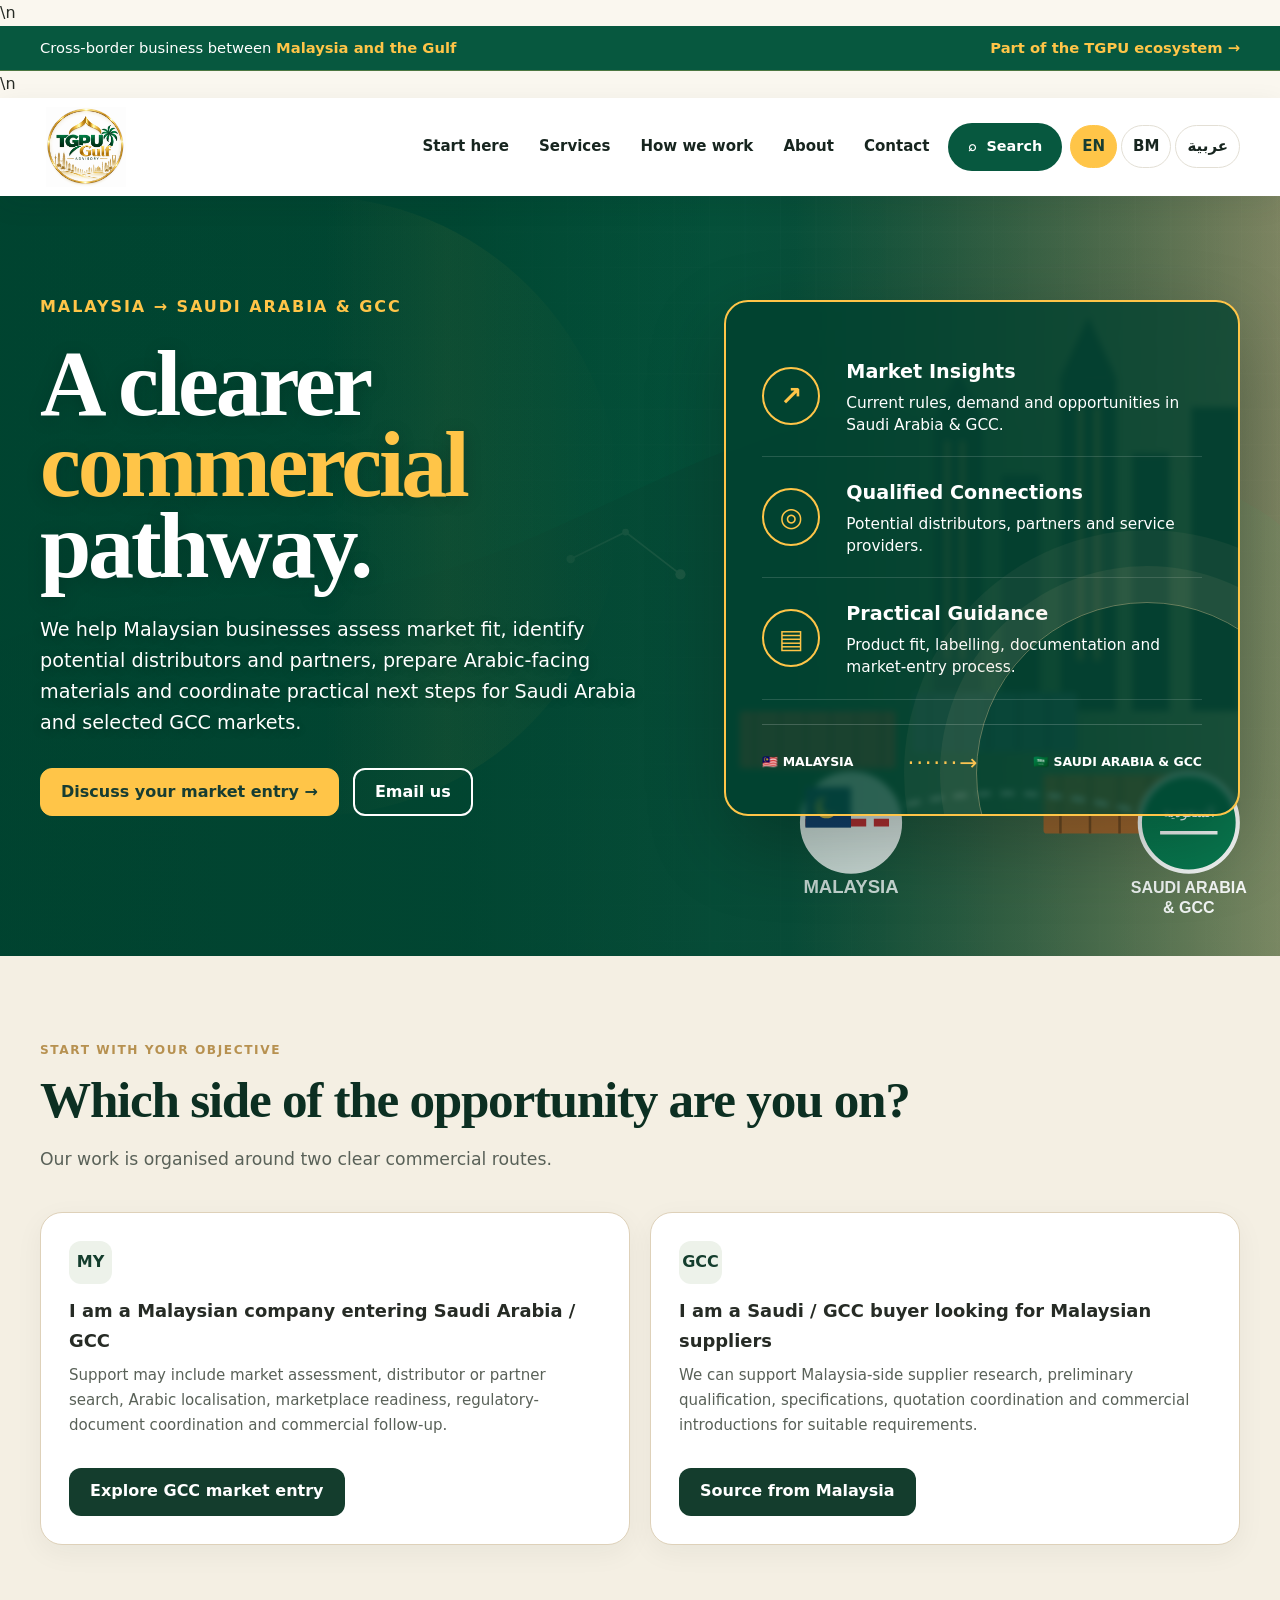
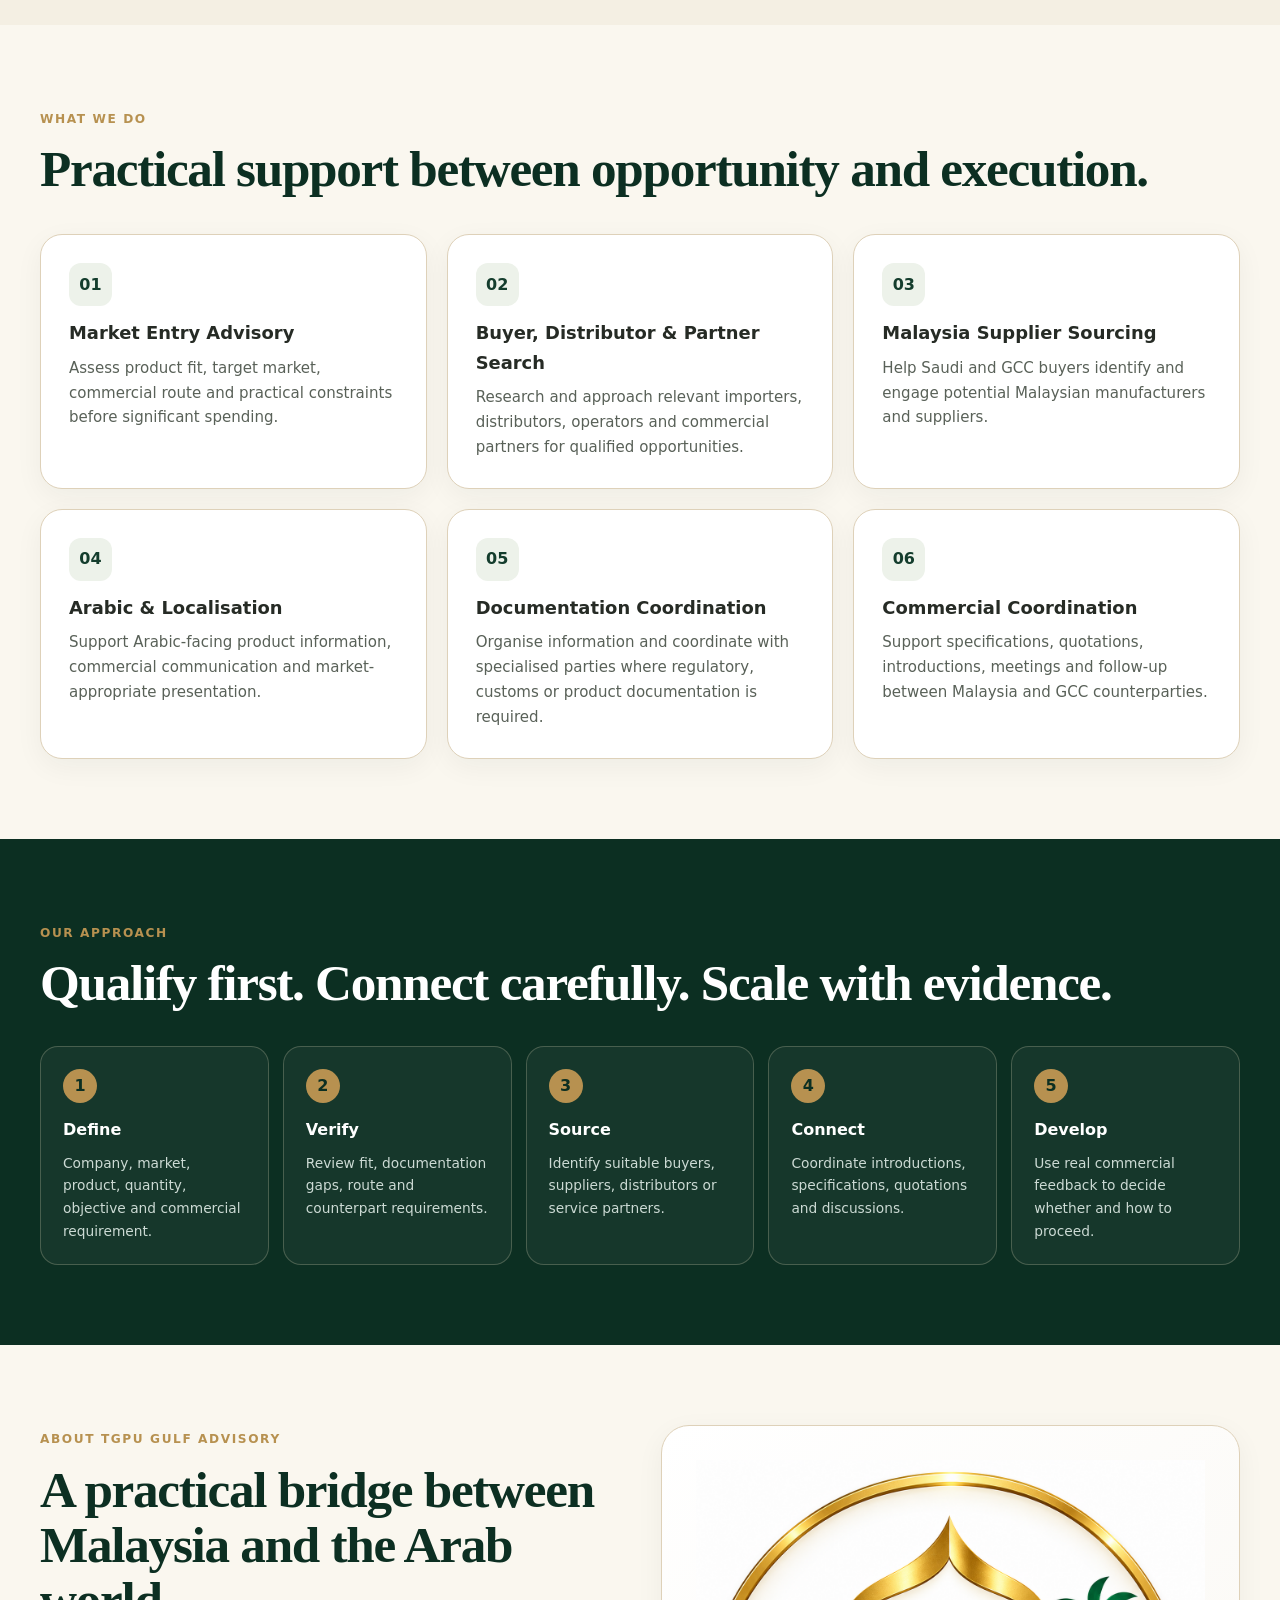
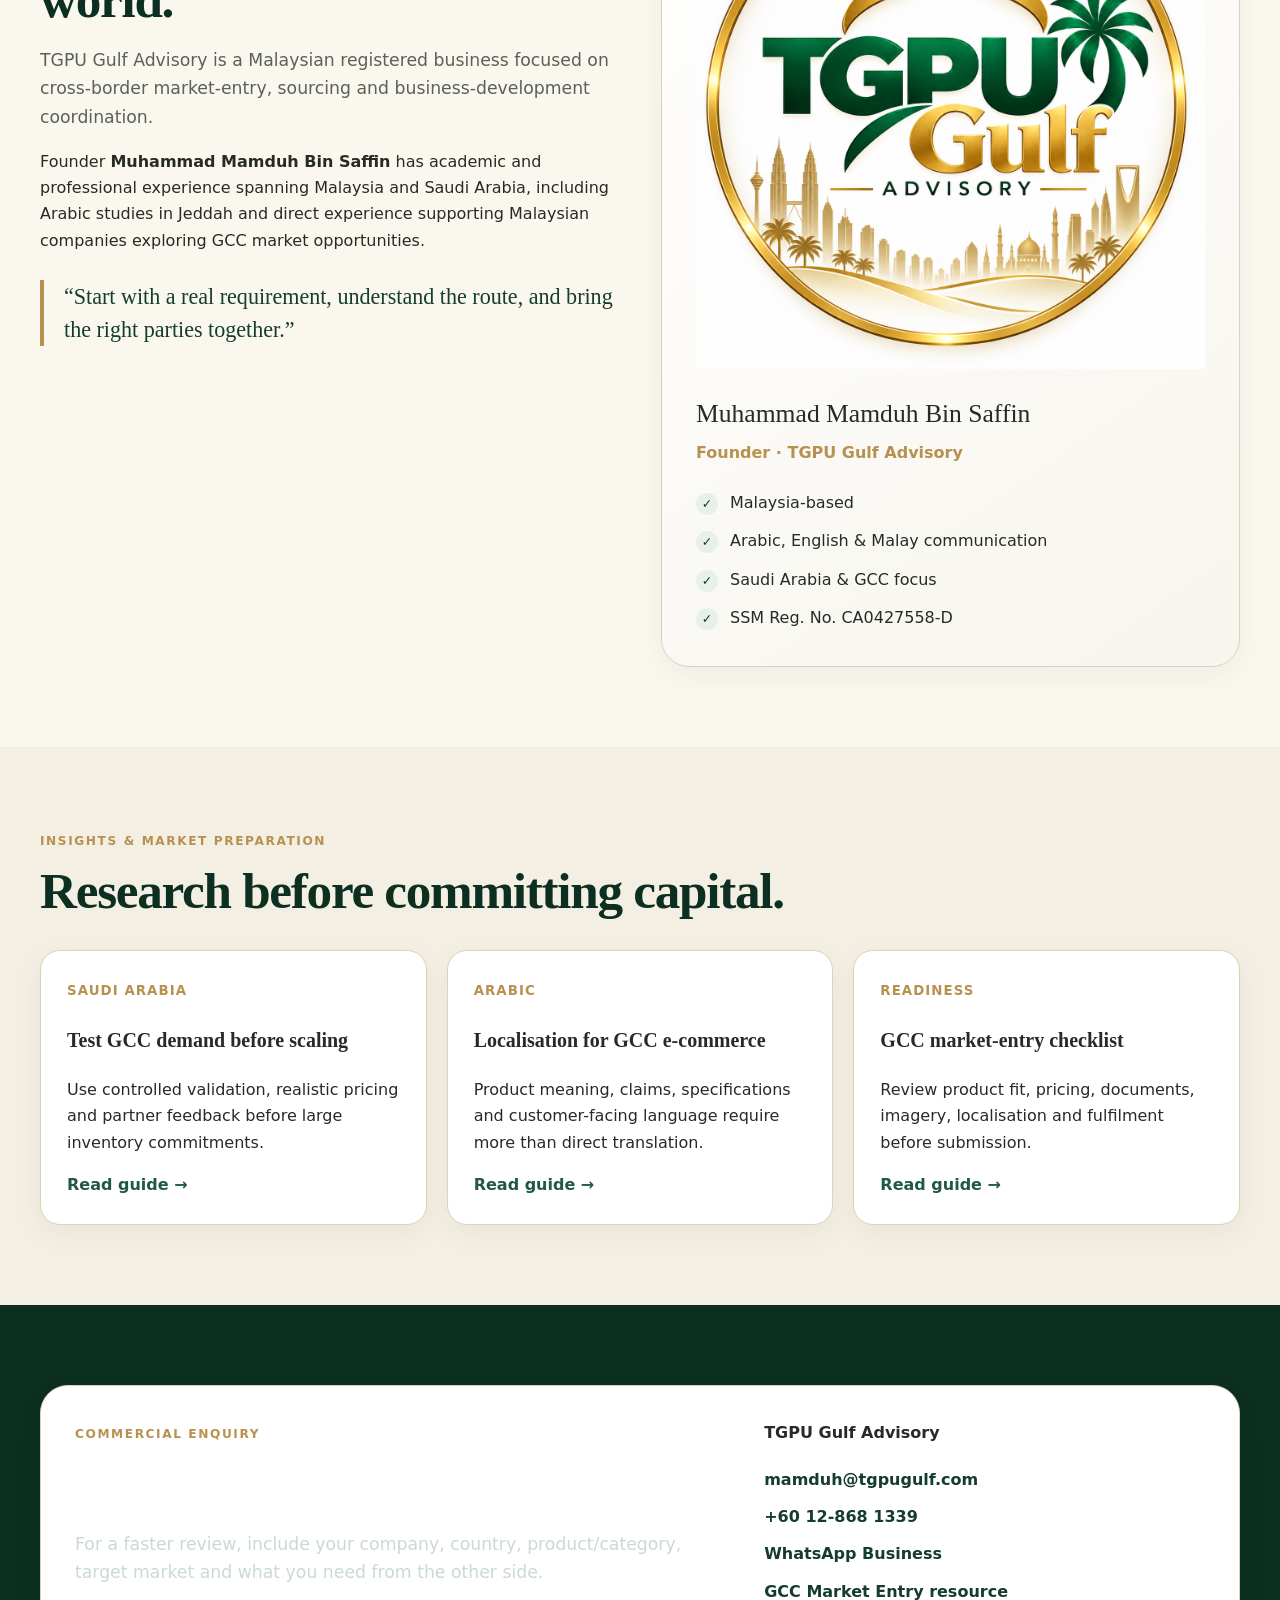
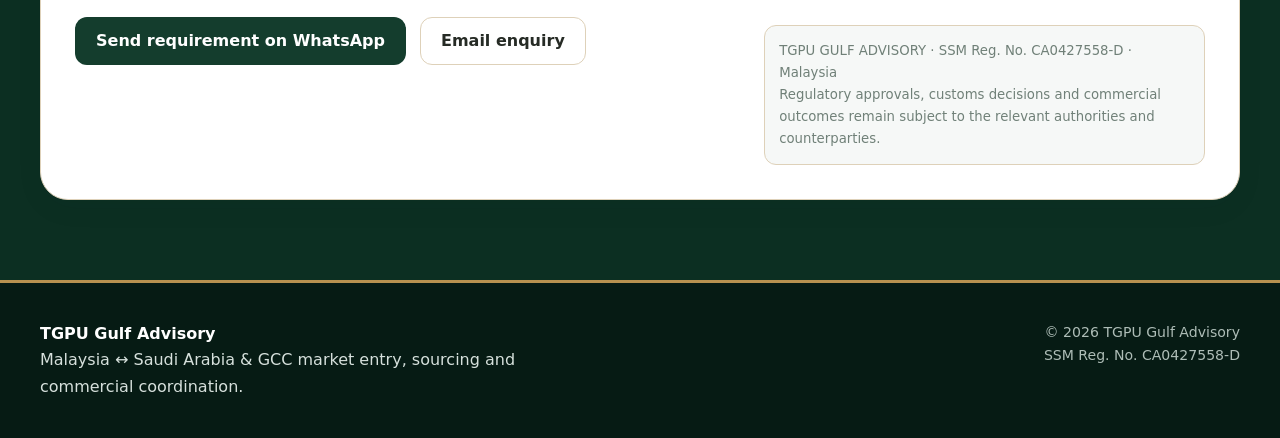
<file: index.html>
<!doctype html>
<html lang="en">
<head>
<meta charset="utf-8">
<meta name="viewport" content="width=device-width,initial-scale=1">
<title>TGPU Gulf Advisory | Malaysia ↔ Saudi Arabia & GCC Trade Advisory</title>
<meta name="description" content="TGPU Gulf Advisory supports Malaysia–Saudi Arabia and GCC market entry, distributor and partner search, Malaysia supplier sourcing, Arabic localisation and cross-border commercial coordination.">
<meta name="keywords" content="Saudi market entry consultant Malaysia, find distributor Saudi Arabia Malaysia, GCC market entry Malaysia, source products from Malaysia Saudi Arabia, Malaysia supplier sourcing GCC, Saudi importer Malaysian products, Malaysia Saudi trade consultant">
<link rel="canonical" href="https://tgpugulf.com/">
<link rel="alternate" hreflang="en" href="https://tgpugulf.com/">
<link rel="alternate" hreflang="ar" href="https://tgpugulf.com/ar/">
<link rel="alternate" hreflang="x-default" href="https://tgpugulf.com/">
<meta property="og:type" content="website">
<meta property="og:title" content="TGPU Gulf Advisory | Malaysia ↔ Saudi Arabia & GCC">
<meta property="og:description" content="Market entry, sourcing, commercial introductions and cross-border coordination between Malaysia and Saudi Arabia/GCC.">
<meta property="og:url" content="https://tgpugulf.com/">
<meta property="og:site_name" content="TGPU Gulf Advisory">
<meta property="og:image" content="https://tgpugulf.com/assets/tgpu-gulf-approved.png?v=20260923-approved-drive-logo">
<meta property="og:image:type" content="image/png">
<meta property="og:image:alt" content="TGPU Gulf Advisory — Malaysia ↔ Saudi Arabia & GCC">
<meta name="twitter:card" content="summary_large_image">
<meta name="twitter:image" content="https://tgpugulf.com/assets/tgpu-gulf-approved.png?v=20260923-approved-drive-logo">
<meta name="theme-color" content="#173d32">
<link rel="icon" href="/assets/tgpu-gulf-approved.png" type="image/png">
<link rel="stylesheet" href="/styles.css">
<script type="application/ld+json">{"@context":"https://schema.org","@type":"ProfessionalService","name":"TGPU Gulf Advisory","url":"https://tgpugulf.com/","email":"mamduh@tgpugulf.com","telephone":"+60128681339","description":"Malaysia-based trade advisory supporting market entry, supplier and buyer sourcing, commercial introductions and coordination between Malaysia and Saudi Arabia/GCC.","areaServed":["Malaysia","Saudi Arabia","United Arab Emirates","Qatar","Oman","Kuwait","Bahrain"],"founder":{"@type":"Person","name":"Muhammad Mamduh Bin Saffin"}}</script>
</head>
<body>\n<div class="ecosystem-bar"><div class="container"><span>Cross-border business between <strong>Malaysia and the Gulf</strong></span><a href="https://tgpu.my/">Part of the TGPU ecosystem <b>→</b></a></div></div>\n<header class="nav"><div class="container nav-inner"><a class="brand" href="#top" aria-label="TGPU Gulf Advisory home"><img src="/assets/tgpu-gulf-approved.png" alt="TGPU Gulf — Malaysia ↔ GCC"><span class="brand-copy">TGPU GULF ADVISORY<small>MALAYSIA ↔ GCC</small></span></a><button class="menu-btn" aria-label="Open navigation">☰</button><nav class="nav-links" aria-label="Primary"><a href="#routes">Start here</a><a href="#services">Services</a><a href="#process">How we work</a><a href="#about">About</a><a href="#contact">Contact</a><button id="site-search-open" class="site-search-open" type="button" aria-label="Search this page">⌕&nbsp; Search</button><span class="language-set" aria-label="Languages"><a class="lang active" href="/" aria-current="page">EN</a><a class="lang" href="/?lang=ms">BM</a><a class="lang" href="/ar/">عربية</a></span></nav></div></header>
<main id="top">
<section class="hero hero-approved"><div class="container hero-grid"><div class="hero-copy"><span class="eyebrow">Malaysia → Saudi Arabia & GCC</span><h1>A clearer <span>commercial</span> pathway.</h1><p>We help Malaysian businesses assess market fit, identify potential distributors and partners, prepare Arabic-facing materials and coordinate practical next steps for Saudi Arabia and selected GCC markets.</p><div class="actions"><a class="btn btn-primary" href="/malaysia-to-saudi-gcc/">Discuss your market entry →</a><a class="btn btn-secondary" href="mailto:mamduh@tgpugulf.com?subject=GCC%20Market%20Entry%20Enquiry">Email us</a></div></div><aside class="hero-card hero-insights" aria-label="TGPU Gulf commercial support"><div class="hero-feature"><span class="hero-feature-icon">↗</span><div><h3>Market Insights</h3><p>Current rules, demand and opportunities in Saudi Arabia & GCC.</p></div></div><div class="hero-feature"><span class="hero-feature-icon">◎</span><div><h3>Qualified Connections</h3><p>Potential distributors, partners and service providers.</p></div></div><div class="hero-feature"><span class="hero-feature-icon">▤</span><div><h3>Practical Guidance</h3><p>Product fit, labelling, documentation and market-entry process.</p></div></div><div class="hero-route" aria-label="Malaysia to Saudi Arabia and GCC"><strong>🇲🇾 MALAYSIA</strong><span>······→</span><strong>🇸🇦 SAUDI ARABIA & GCC</strong></div></aside></div></section>

<section id="routes" class="section soft"><div class="container"><span class="kicker">Start with your objective</span><h2>Which side of the opportunity are you on?</h2><p class="lead">Our work is organised around two clear commercial routes.</p><div class="grid-3" style="grid-template-columns:repeat(2,1fr)"><article class="card"><div class="icon">MY</div><h3>I am a Malaysian company entering Saudi Arabia / GCC</h3><p>Support may include market assessment, distributor or partner search, Arabic localisation, marketplace readiness, regulatory-document coordination and commercial follow-up.</p><div class="actions"><a class="btn btn-primary" href="/malaysia-to-saudi-gcc/">Explore GCC market entry</a></div></article><article class="card"><div class="icon">GCC</div><h3>I am a Saudi / GCC buyer looking for Malaysian suppliers</h3><p>We can support Malaysia-side supplier research, preliminary qualification, specifications, quotation coordination and commercial introductions for suitable requirements.</p><div class="actions"><a class="btn btn-primary" href="/source-from-malaysia/">Source from Malaysia</a></div></article></div></div></section>

<section id="services" class="section"><div class="container"><span class="kicker">What we do</span><h2>Practical support between opportunity and execution.</h2><div class="grid-3"><article class="card"><div class="icon">01</div><h3>Market Entry Advisory</h3><p>Assess product fit, target market, commercial route and practical constraints before significant spending.</p></article><article class="card"><div class="icon">02</div><h3>Buyer, Distributor & Partner Search</h3><p>Research and approach relevant importers, distributors, operators and commercial partners for qualified opportunities.</p></article><article class="card"><div class="icon">03</div><h3>Malaysia Supplier Sourcing</h3><p>Help Saudi and GCC buyers identify and engage potential Malaysian manufacturers and suppliers.</p></article><article class="card"><div class="icon">04</div><h3>Arabic & Localisation</h3><p>Support Arabic-facing product information, commercial communication and market-appropriate presentation.</p></article><article class="card"><div class="icon">05</div><h3>Documentation Coordination</h3><p>Organise information and coordinate with specialised parties where regulatory, customs or product documentation is required.</p></article><article class="card"><div class="icon">06</div><h3>Commercial Coordination</h3><p>Support specifications, quotations, introductions, meetings and follow-up between Malaysia and GCC counterparties.</p></article></div></div></section>

<section id="process" class="section dark"><div class="container"><span class="kicker">Our approach</span><h2>Qualify first. Connect carefully. Scale with evidence.</h2><div class="process"><div class="step"><b>1</b><h3>Define</h3><p>Company, market, product, quantity, objective and commercial requirement.</p></div><div class="step"><b>2</b><h3>Verify</h3><p>Review fit, documentation gaps, route and counterpart requirements.</p></div><div class="step"><b>3</b><h3>Source</h3><p>Identify suitable buyers, suppliers, distributors or service partners.</p></div><div class="step"><b>4</b><h3>Connect</h3><p>Coordinate introductions, specifications, quotations and discussions.</p></div><div class="step"><b>5</b><h3>Develop</h3><p>Use real commercial feedback to decide whether and how to proceed.</p></div></div></div></section>

<section id="about" class="section"><div class="container split"><div><span class="kicker">About TGPU Gulf Advisory</span><h2>A practical bridge between Malaysia and the Arab world.</h2><p class="lead">TGPU Gulf Advisory is a Malaysian registered business focused on cross-border market-entry, sourcing and business-development coordination.</p><p>Founder <strong>Muhammad Mamduh Bin Saffin</strong> has academic and professional experience spanning Malaysia and Saudi Arabia, including Arabic studies in Jeddah and direct experience supporting Malaysian companies exploring GCC market opportunities.</p><p class="quote">“Start with a real requirement, understand the route, and bring the right parties together.”</p></div><aside class="founder"><img src="/assets/tgpu-gulf-approved.png" alt="TGPU Gulf Advisory" style="margin-bottom:24px"><div class="name">Muhammad Mamduh Bin Saffin</div><div class="role">Founder · TGPU Gulf Advisory</div><div class="list"><div class="list-item"><span class="tick">✓</span><span>Malaysia-based</span></div><div class="list-item"><span class="tick">✓</span><span>Arabic, English & Malay communication</span></div><div class="list-item"><span class="tick">✓</span><span>Saudi Arabia & GCC focus</span></div><div class="list-item"><span class="tick">✓</span><span>SSM Reg. No. CA0427558-D</span></div></div></aside></div></section>

<section class="section soft"><div class="container"><span class="kicker">Insights & market preparation</span><h2>Research before committing capital.</h2><div class="insights"><article class="insight"><small>Saudi Arabia</small><h3>Test GCC demand before scaling</h3><p>Use controlled validation, realistic pricing and partner feedback before large inventory commitments.</p><a href="https://gccmarketentry.me/guides/how-to-test-gcc-demand-before-scaling/" target="_blank" rel="noopener">Read guide →</a></article><article class="insight"><small>Arabic</small><h3>Localisation for GCC e-commerce</h3><p>Product meaning, claims, specifications and customer-facing language require more than direct translation.</p><a href="https://gccmarketentry.me/guides/arabic-localisation-for-gcc-ecommerce/" target="_blank" rel="noopener">Read guide →</a></article><article class="insight"><small>Readiness</small><h3>GCC market-entry checklist</h3><p>Review product fit, pricing, documents, imagery, localisation and fulfilment before submission.</p><a href="https://gccmarketentry.me/guides/gcc-market-entry-checklist-malaysian-brands/" target="_blank" rel="noopener">Read guide →</a></article></div></div></section>

<section id="contact" class="section dark"><div class="container"><div class="contact-box"><div><span class="kicker">Commercial enquiry</span><h2>Tell us what you are looking for.</h2><p class="lead">For a faster review, include your company, country, product/category, target market and what you need from the other side.</p><div class="actions"><a class="btn btn-primary" href="https://wa.me/60128681339?text=Hi%20TGPU%20Gulf%20Advisory%2C%0A%0ACompany%3A%20%0ACountry%3A%20%0AProduct%20%2F%20Category%3A%20%0ATarget%20Market%3A%20%0AWhat%20we%20need%3A%20" target="_blank" rel="noopener">Send requirement on WhatsApp</a><a class="btn btn-secondary" href="mailto:mamduh@tgpugulf.com?subject=Commercial%20Enquiry%20-%20TGPU%20Gulf%20Advisory">Email enquiry</a></div></div><div><strong>TGPU Gulf Advisory</strong><div class="contact-links"><a href="mailto:mamduh@tgpugulf.com">mamduh@tgpugulf.com</a><a href="tel:+60128681339">+60 12-868 1339</a><a href="https://wa.me/60128681339" target="_blank" rel="noopener">WhatsApp Business</a><a href="https://gccmarketentry.me/" target="_blank" rel="noopener">GCC Market Entry resource</a></div><div class="notice">TGPU GULF ADVISORY · SSM Reg. No. CA0427558-D · Malaysia<br>Regulatory approvals, customs decisions and commercial outcomes remain subject to the relevant authorities and counterparties.</div></div></div></div></section>
</main>
<footer><div class="container footer-grid"><div class="footer-brand"><strong>TGPU Gulf Advisory</strong><br>Malaysia ↔ Saudi Arabia & GCC market entry, sourcing and commercial coordination.</div><div class="footer-meta">© <span data-year>2026</span> TGPU Gulf Advisory<br>SSM Reg. No. CA0427558-D</div></div></footer>
<script src="/script.js" defer></script>
<script src="/search-v2.js?v=20260920-0358" defer></script>
</body></html>
</file>
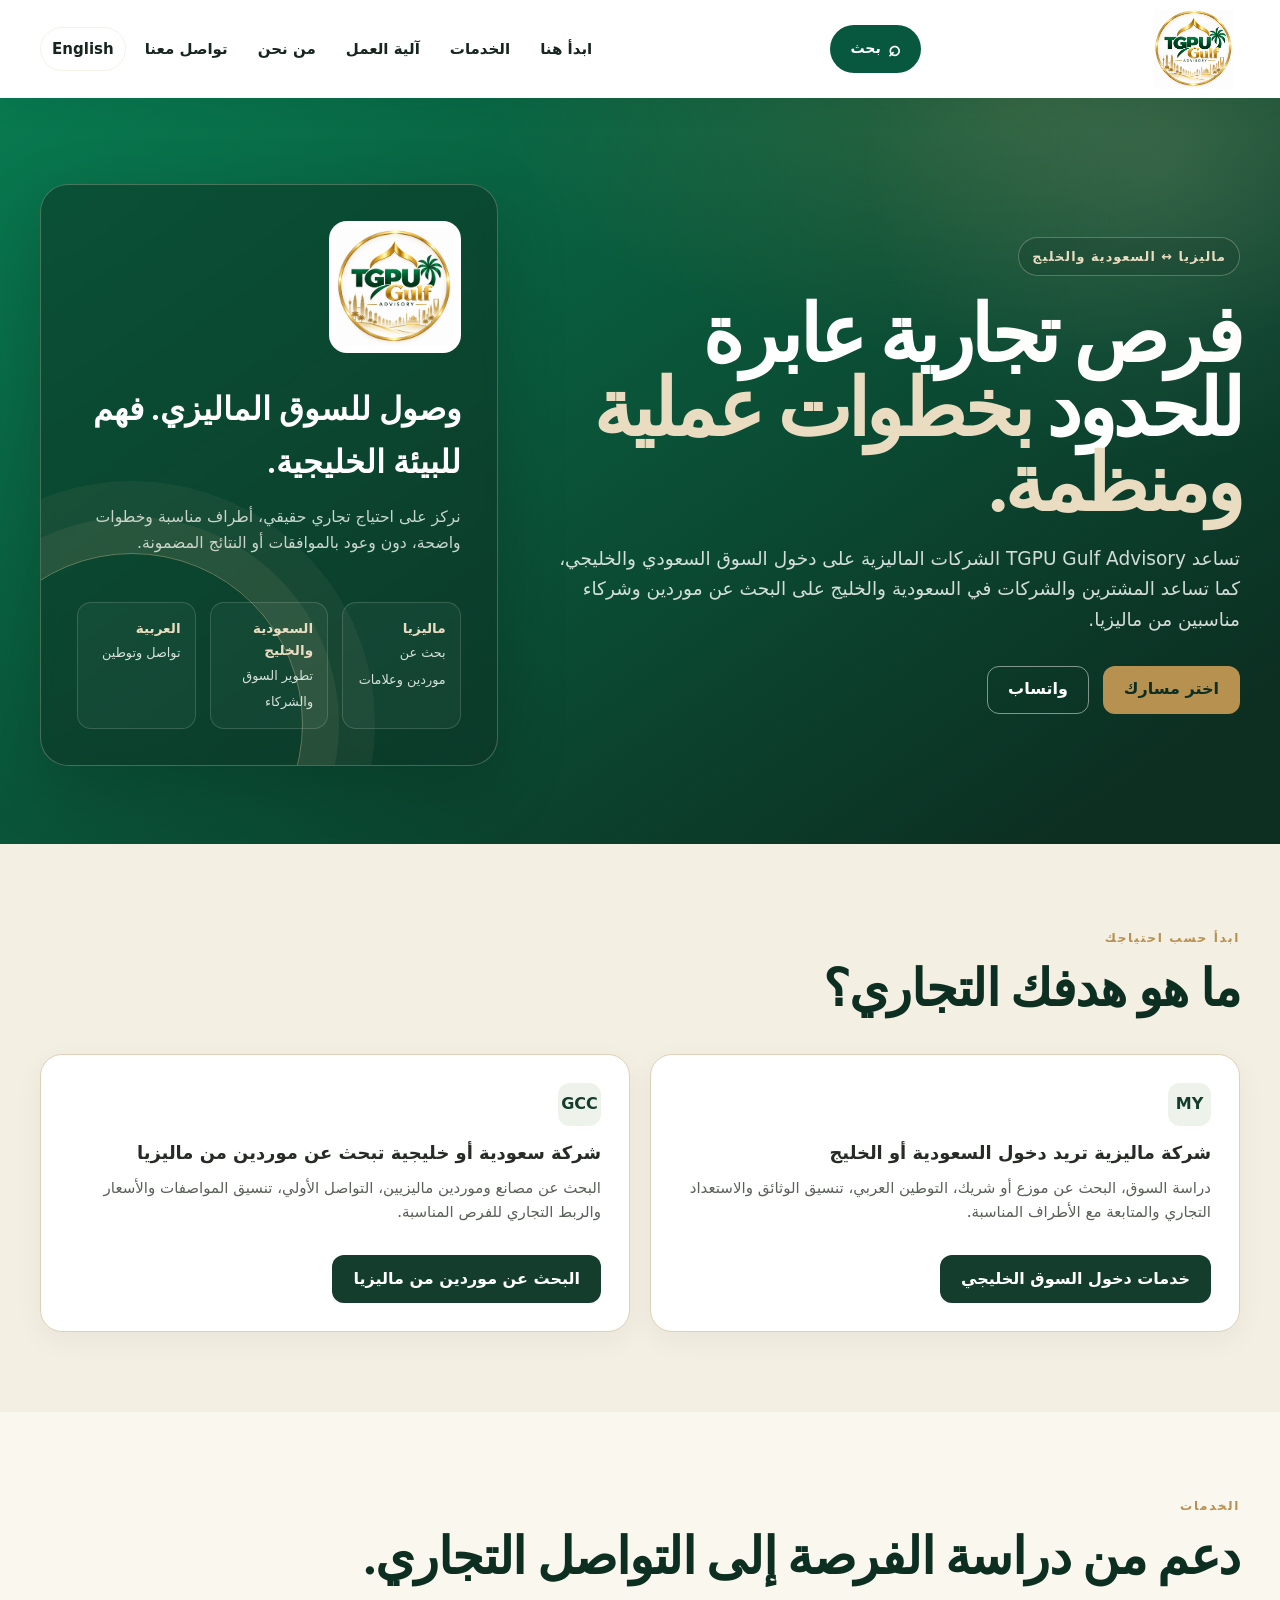
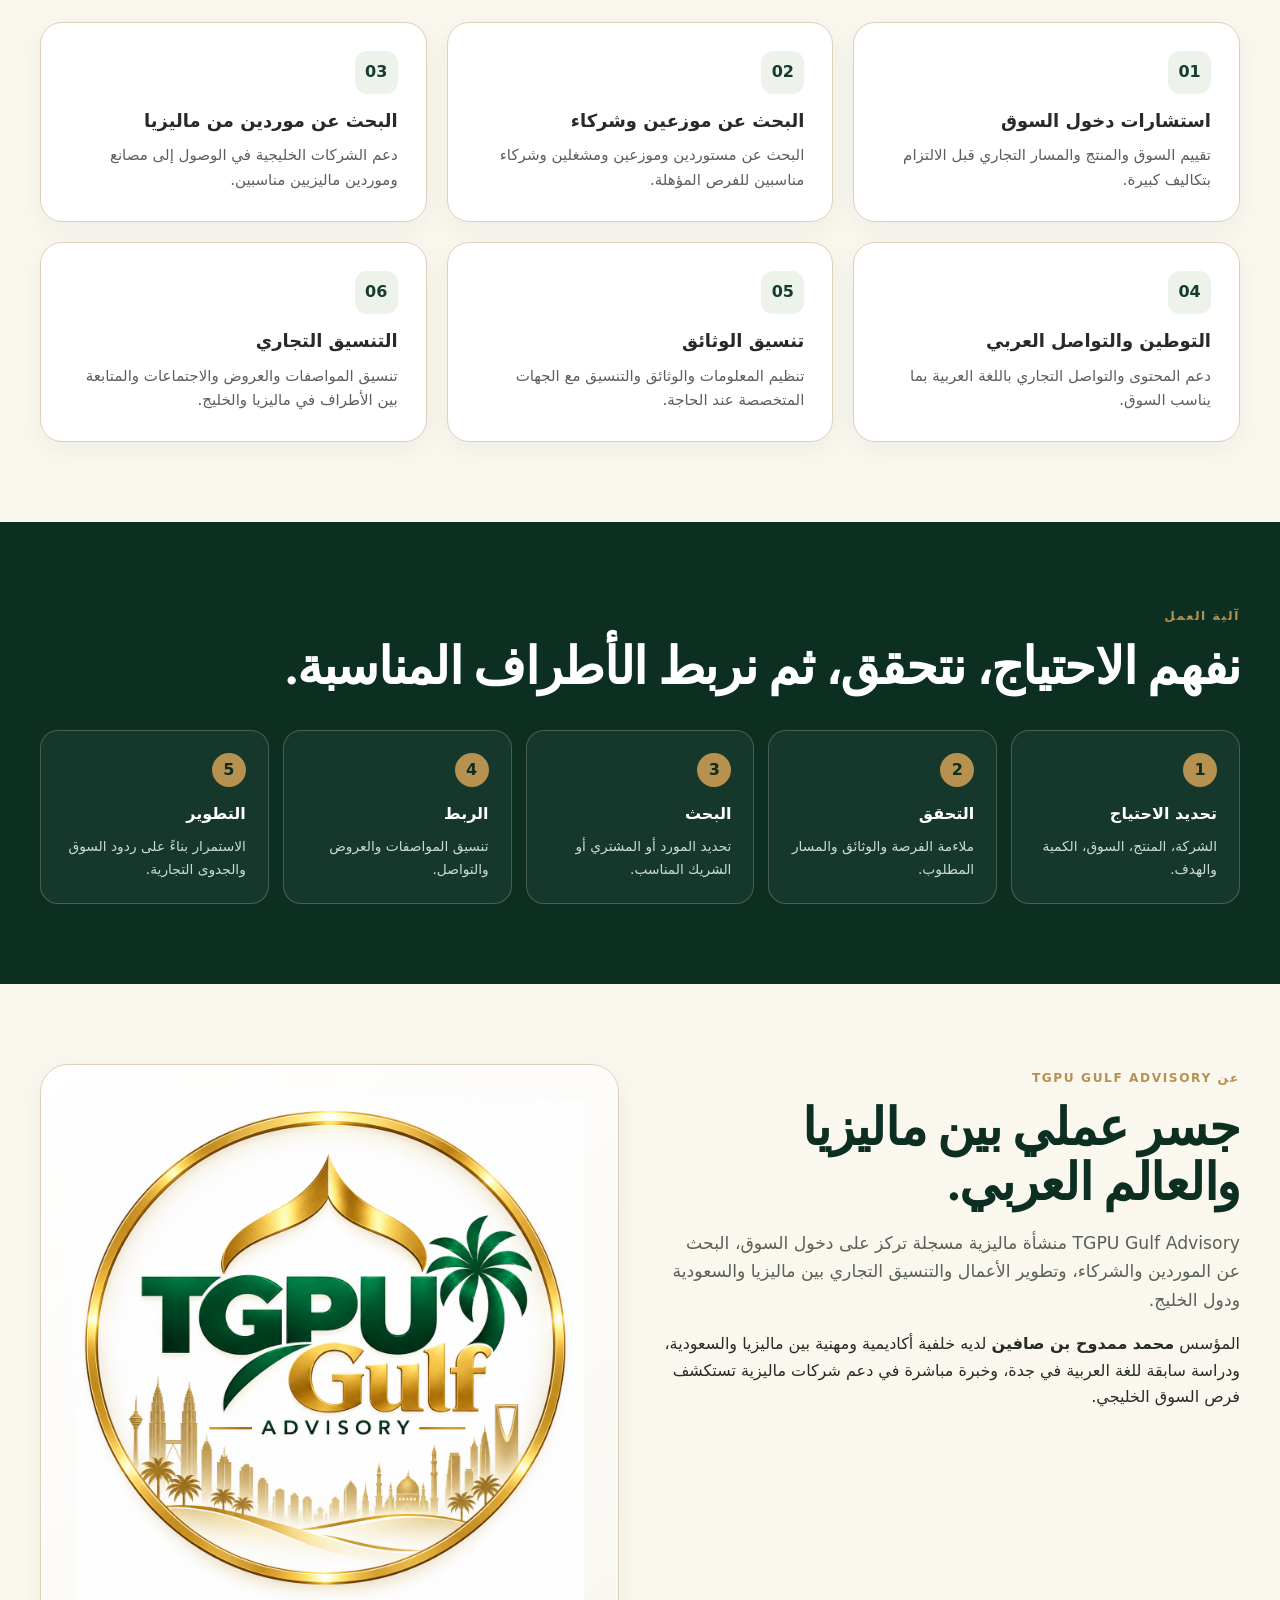
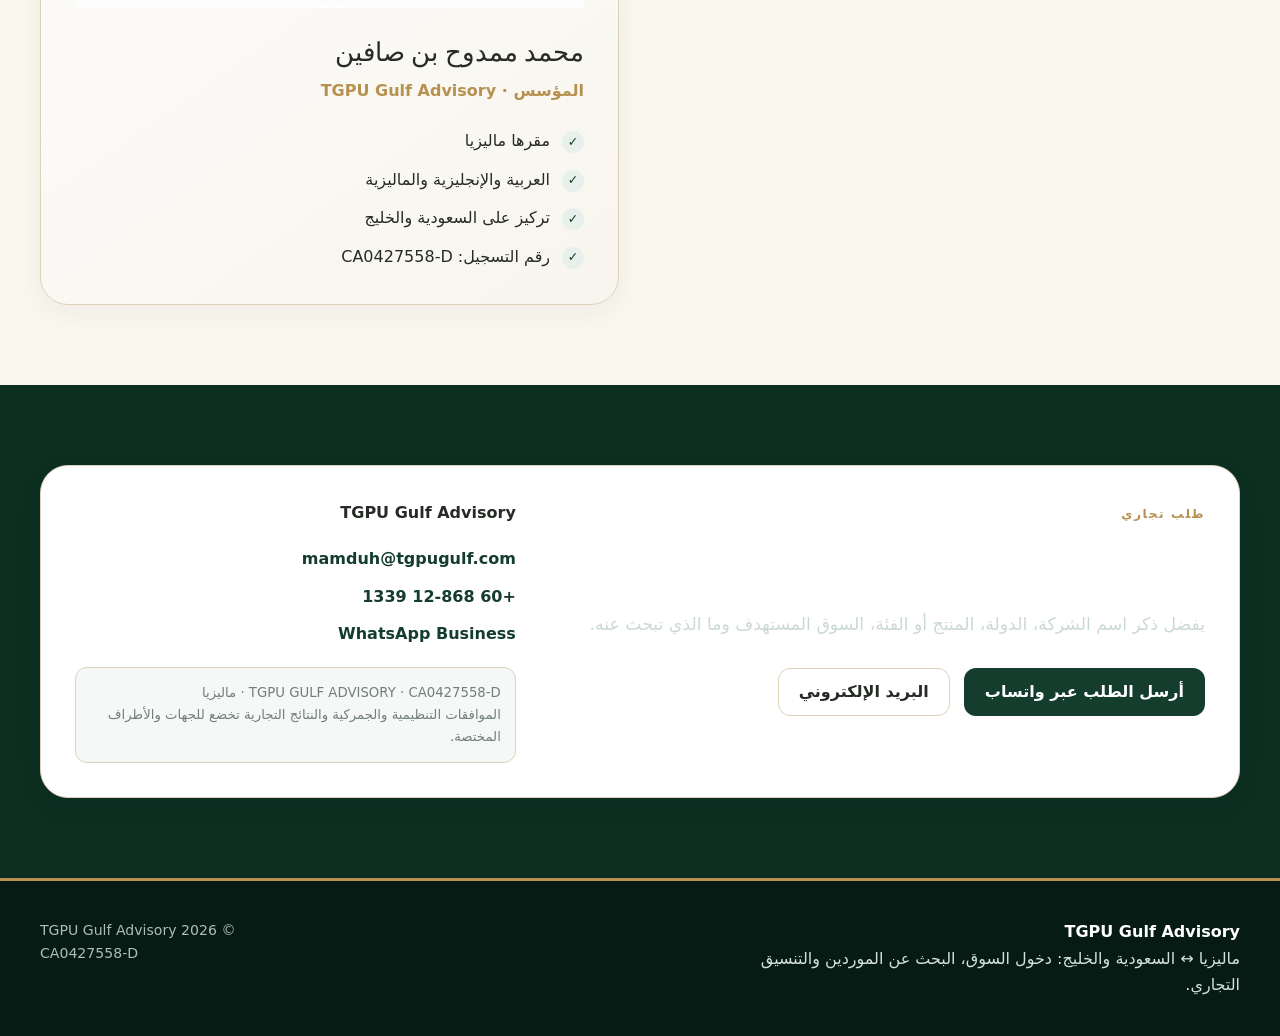
<file: ar/index.html>
<!doctype html>
<html lang="ar" dir="rtl">
<head>
<meta charset="utf-8">
<meta name="viewport" content="width=device-width,initial-scale=1">
<title>TGPU Gulf Advisory | دخول السوق السعودي والبحث عن موردين من ماليزيا</title>
<meta name="description" content="استشارات تجارية بين ماليزيا والسعودية والخليج: دخول السوق، البحث عن موزعين وشركاء، البحث عن موردين من ماليزيا، التنسيق التجاري والتوطين باللغة العربية.">
<meta name="keywords" content="موردين من ماليزيا, استيراد من ماليزيا للسعودية, دخول السوق السعودي للشركات الماليزية, موزعين في السعودية, مورد ماليزي, التجارة بين ماليزيا والسعودية">
<link rel="canonical" href="https://tgpugulf.com/ar/">
<link rel="alternate" hreflang="en" href="https://tgpugulf.com/">
<link rel="alternate" hreflang="ar" href="https://tgpugulf.com/ar/">
<meta property="og:type" content="website">
<meta property="og:title" content="TGPU Gulf Advisory | ماليزيا ↔ السعودية والخليج">
<meta property="og:description" content="دخول السوق، البحث عن الموردين والشركاء، والتنسيق التجاري بين ماليزيا والسعودية والخليج.">
<meta property="og:url" content="https://tgpugulf.com/ar/">
<meta property="og:site_name" content="TGPU Gulf Advisory">
<meta property="og:image" content="https://tgpugulf.com/assets/tgpu-gulf-approved.png?v=20260923-approved-drive-logo">
<meta property="og:image:type" content="image/png">
<meta property="og:image:alt" content="TGPU Gulf Advisory — ماليزيا ↔ السعودية والخليج">
<meta name="twitter:card" content="summary_large_image">
<meta name="twitter:title" content="TGPU Gulf Advisory | ماليزيا ↔ السعودية والخليج">
<meta name="twitter:description" content="دخول السوق، البحث عن الموردين والشركاء، والتنسيق التجاري بين ماليزيا والسعودية والخليج.">
<meta name="twitter:image" content="https://tgpugulf.com/assets/tgpu-gulf-approved.png?v=20260923-approved-drive-logo">
<meta name="theme-color" content="#064a38">
<link rel="icon" href="/assets/tgpu-gulf-approved.png" type="image/png">
<link rel="stylesheet" href="/styles.css">
<script type="application/ld+json">{"@context":"https://schema.org","@type":"ProfessionalService","name":"TGPU Gulf Advisory","url":"https://tgpugulf.com/ar/","email":"mamduh@tgpugulf.com","telephone":"+60128681339","description":"استشارات وتنسيق تجاري بين ماليزيا والسعودية ودول الخليج، مع دعم البحث عن الموردين والشركاء ودخول السوق."}</script>
</head>
<body class="rtl">
<header class="nav"><div class="container nav-inner"><a class="brand" href="#top"><img src="/assets/tgpu-gulf-approved.png" alt="TGPU Gulf — Malaysia ↔ GCC"><span class="brand-copy">TGPU GULF ADVISORY<small>ماليزيا ↔ الخليج</small></span></a><button class="menu-btn" aria-label="القائمة">☰</button><nav class="nav-links"><a href="#routes">ابدأ هنا</a><a href="#services">الخدمات</a><a href="#process">آلية العمل</a><a href="#about">من نحن</a><a href="#contact">تواصل معنا</a><a class="lang" href="/">English</a></nav></div></header>
<main id="top">
<section class="hero"><div class="container hero-grid"><div><span class="eyebrow">ماليزيا ↔ السعودية والخليج</span><h1>فرص تجارية عابرة للحدود <span>بخطوات عملية ومنظمة.</span></h1><p>تساعد TGPU Gulf Advisory الشركات الماليزية على دخول السوق السعودي والخليجي، كما تساعد المشترين والشركات في السعودية والخليج على البحث عن موردين وشركاء مناسبين من ماليزيا.</p><div class="actions"><a class="btn btn-primary" href="#routes">اختر مسارك</a><a class="btn btn-secondary" href="https://wa.me/60128681339?text=%D9%85%D8%B1%D8%AD%D8%A8%D8%A7%D8%8C%20%D8%A3%D8%B1%D8%BA%D8%A8%20%D9%81%D9%8A%20%D9%85%D9%86%D8%A7%D9%82%D8%B4%D8%A9%20%D9%81%D8%B1%D8%B5%D8%A9%20%D8%AA%D8%AC%D8%A7%D8%B1%D9%8A%D8%A9%20%D8%A8%D9%8A%D9%86%20%D9%85%D8%A7%D9%84%D9%8A%D8%B2%D9%8A%D8%A7%20%D9%88%D8%A7%D9%84%D8%AE%D9%84%D9%8A%D8%AC." target="_blank" rel="noopener">واتساب</a></div></div><aside class="hero-card"><div><img class="mark" src="/assets/tgpu-gulf-approved.png" alt=""><h3>وصول للسوق الماليزي. فهم للبيئة الخليجية.</h3><p>نركز على احتياج تجاري حقيقي، أطراف مناسبة وخطوات واضحة، دون وعود بالموافقات أو النتائج المضمونة.</p></div><div class="trust-row"><div class="trust-item"><strong>ماليزيا</strong><span>بحث عن موردين وعلامات</span></div><div class="trust-item"><strong>السعودية والخليج</strong><span>تطوير السوق والشركاء</span></div><div class="trust-item"><strong>العربية</strong><span>تواصل وتوطين</span></div></div></aside></div></section>

<section id="routes" class="section soft"><div class="container"><span class="kicker">ابدأ حسب احتياجك</span><h2>ما هو هدفك التجاري؟</h2><div class="grid-3" style="grid-template-columns:repeat(2,1fr)"><article class="card"><div class="icon">MY</div><h3>شركة ماليزية تريد دخول السعودية أو الخليج</h3><p>دراسة السوق، البحث عن موزع أو شريك، التوطين العربي، تنسيق الوثائق والاستعداد التجاري والمتابعة مع الأطراف المناسبة.</p><div class="actions"><a class="btn btn-primary" href="/malaysia-to-saudi-gcc/">خدمات دخول السوق الخليجي</a></div></article><article class="card"><div class="icon">GCC</div><h3>شركة سعودية أو خليجية تبحث عن موردين من ماليزيا</h3><p>البحث عن مصانع وموردين ماليزيين، التواصل الأولي، تنسيق المواصفات والأسعار والربط التجاري للفرص المناسبة.</p><div class="actions"><a class="btn btn-primary" href="/source-from-malaysia/">البحث عن موردين من ماليزيا</a></div></article></div></div></section>

<section id="services" class="section"><div class="container"><span class="kicker">الخدمات</span><h2>دعم من دراسة الفرصة إلى التواصل التجاري.</h2><div class="grid-3"><article class="card"><div class="icon">01</div><h3>استشارات دخول السوق</h3><p>تقييم السوق والمنتج والمسار التجاري قبل الالتزام بتكاليف كبيرة.</p></article><article class="card"><div class="icon">02</div><h3>البحث عن موزعين وشركاء</h3><p>البحث عن مستوردين وموزعين ومشغلين وشركاء مناسبين للفرص المؤهلة.</p></article><article class="card"><div class="icon">03</div><h3>البحث عن موردين من ماليزيا</h3><p>دعم الشركات الخليجية في الوصول إلى مصانع وموردين ماليزيين مناسبين.</p></article><article class="card"><div class="icon">04</div><h3>التوطين والتواصل العربي</h3><p>دعم المحتوى والتواصل التجاري باللغة العربية بما يناسب السوق.</p></article><article class="card"><div class="icon">05</div><h3>تنسيق الوثائق</h3><p>تنظيم المعلومات والوثائق والتنسيق مع الجهات المتخصصة عند الحاجة.</p></article><article class="card"><div class="icon">06</div><h3>التنسيق التجاري</h3><p>تنسيق المواصفات والعروض والاجتماعات والمتابعة بين الأطراف في ماليزيا والخليج.</p></article></div></div></section>

<section id="process" class="section dark"><div class="container"><span class="kicker">آلية العمل</span><h2>نفهم الاحتياج، نتحقق، ثم نربط الأطراف المناسبة.</h2><div class="process"><div class="step"><b>1</b><h3>تحديد الاحتياج</h3><p>الشركة، المنتج، السوق، الكمية والهدف.</p></div><div class="step"><b>2</b><h3>التحقق</h3><p>ملاءمة الفرصة والوثائق والمسار المطلوب.</p></div><div class="step"><b>3</b><h3>البحث</h3><p>تحديد المورد أو المشتري أو الشريك المناسب.</p></div><div class="step"><b>4</b><h3>الربط</h3><p>تنسيق المواصفات والعروض والتواصل.</p></div><div class="step"><b>5</b><h3>التطوير</h3><p>الاستمرار بناءً على ردود السوق والجدوى التجارية.</p></div></div></div></section>

<section id="about" class="section"><div class="container split"><div><span class="kicker">عن TGPU Gulf Advisory</span><h2>جسر عملي بين ماليزيا والعالم العربي.</h2><p class="lead">TGPU Gulf Advisory منشأة ماليزية مسجلة تركز على دخول السوق، البحث عن الموردين والشركاء، وتطوير الأعمال والتنسيق التجاري بين ماليزيا والسعودية ودول الخليج.</p><p>المؤسس <strong>محمد ممدوح بن صافين</strong> لديه خلفية أكاديمية ومهنية بين ماليزيا والسعودية، ودراسة سابقة للغة العربية في جدة، وخبرة مباشرة في دعم شركات ماليزية تستكشف فرص السوق الخليجي.</p></div><aside class="founder"><img src="/assets/tgpu-gulf-approved.png" alt="TGPU Gulf Advisory" style="margin-bottom:24px"><div class="name">محمد ممدوح بن صافين</div><div class="role">المؤسس · TGPU Gulf Advisory</div><div class="list"><div class="list-item"><span class="tick">✓</span><span>مقرها ماليزيا</span></div><div class="list-item"><span class="tick">✓</span><span>العربية والإنجليزية والماليزية</span></div><div class="list-item"><span class="tick">✓</span><span>تركيز على السعودية والخليج</span></div><div class="list-item"><span class="tick">✓</span><span>رقم التسجيل: CA0427558-D</span></div></div></aside></div></section>

<section id="contact" class="section dark"><div class="container"><div class="contact-box"><div><span class="kicker">طلب تجاري</span><h2>أرسل لنا احتياجك بشكل واضح.</h2><p class="lead">يفضل ذكر اسم الشركة، الدولة، المنتج أو الفئة، السوق المستهدف وما الذي تبحث عنه.</p><div class="actions"><a class="btn btn-primary" href="https://wa.me/60128681339?text=%D9%85%D8%B1%D8%AD%D8%A8%D8%A7%20TGPU%20Gulf%20Advisory%0A%0A%D8%A7%D8%B3%D9%85%20%D8%A7%D9%84%D8%B4%D8%B1%D9%83%D8%A9%3A%20%0A%D8%A7%D9%84%D8%AF%D9%88%D9%84%D8%A9%3A%20%0A%D8%A7%D9%84%D9%85%D9%86%D8%AA%D8%AC%20%2F%20%D8%A7%D9%84%D9%81%D8%A6%D8%A9%3A%20%0A%D8%A7%D9%84%D8%B3%D9%88%D9%82%20%D8%A7%D9%84%D9%85%D8%B3%D8%AA%D9%87%D8%AF%D9%81%3A%20%0A%D8%A7%D9%84%D8%A7%D8%AD%D8%AA%D9%8A%D8%A7%D8%AC%3A%20" target="_blank" rel="noopener">أرسل الطلب عبر واتساب</a><a class="btn btn-secondary" href="mailto:mamduh@tgpugulf.com?subject=Commercial%20Enquiry%20-%20TGPU%20Gulf%20Advisory">البريد الإلكتروني</a></div></div><div><strong>TGPU Gulf Advisory</strong><div class="contact-links"><a href="mailto:mamduh@tgpugulf.com">mamduh@tgpugulf.com</a><a href="tel:+60128681339">+60 12-868 1339</a><a href="https://wa.me/60128681339" target="_blank" rel="noopener">WhatsApp Business</a></div><div class="notice">TGPU GULF ADVISORY · CA0427558-D · ماليزيا<br>الموافقات التنظيمية والجمركية والنتائج التجارية تخضع للجهات والأطراف المختصة.</div></div></div></div></section>
</main>
<footer><div class="container footer-grid"><div class="footer-brand"><strong>TGPU Gulf Advisory</strong><br>ماليزيا ↔ السعودية والخليج: دخول السوق، البحث عن الموردين والتنسيق التجاري.</div><div class="footer-meta">© <span data-year>2026</span> TGPU Gulf Advisory<br>CA0427558-D</div></div></footer>
<script src="/script.js" defer></script>
</body></html>
</file>
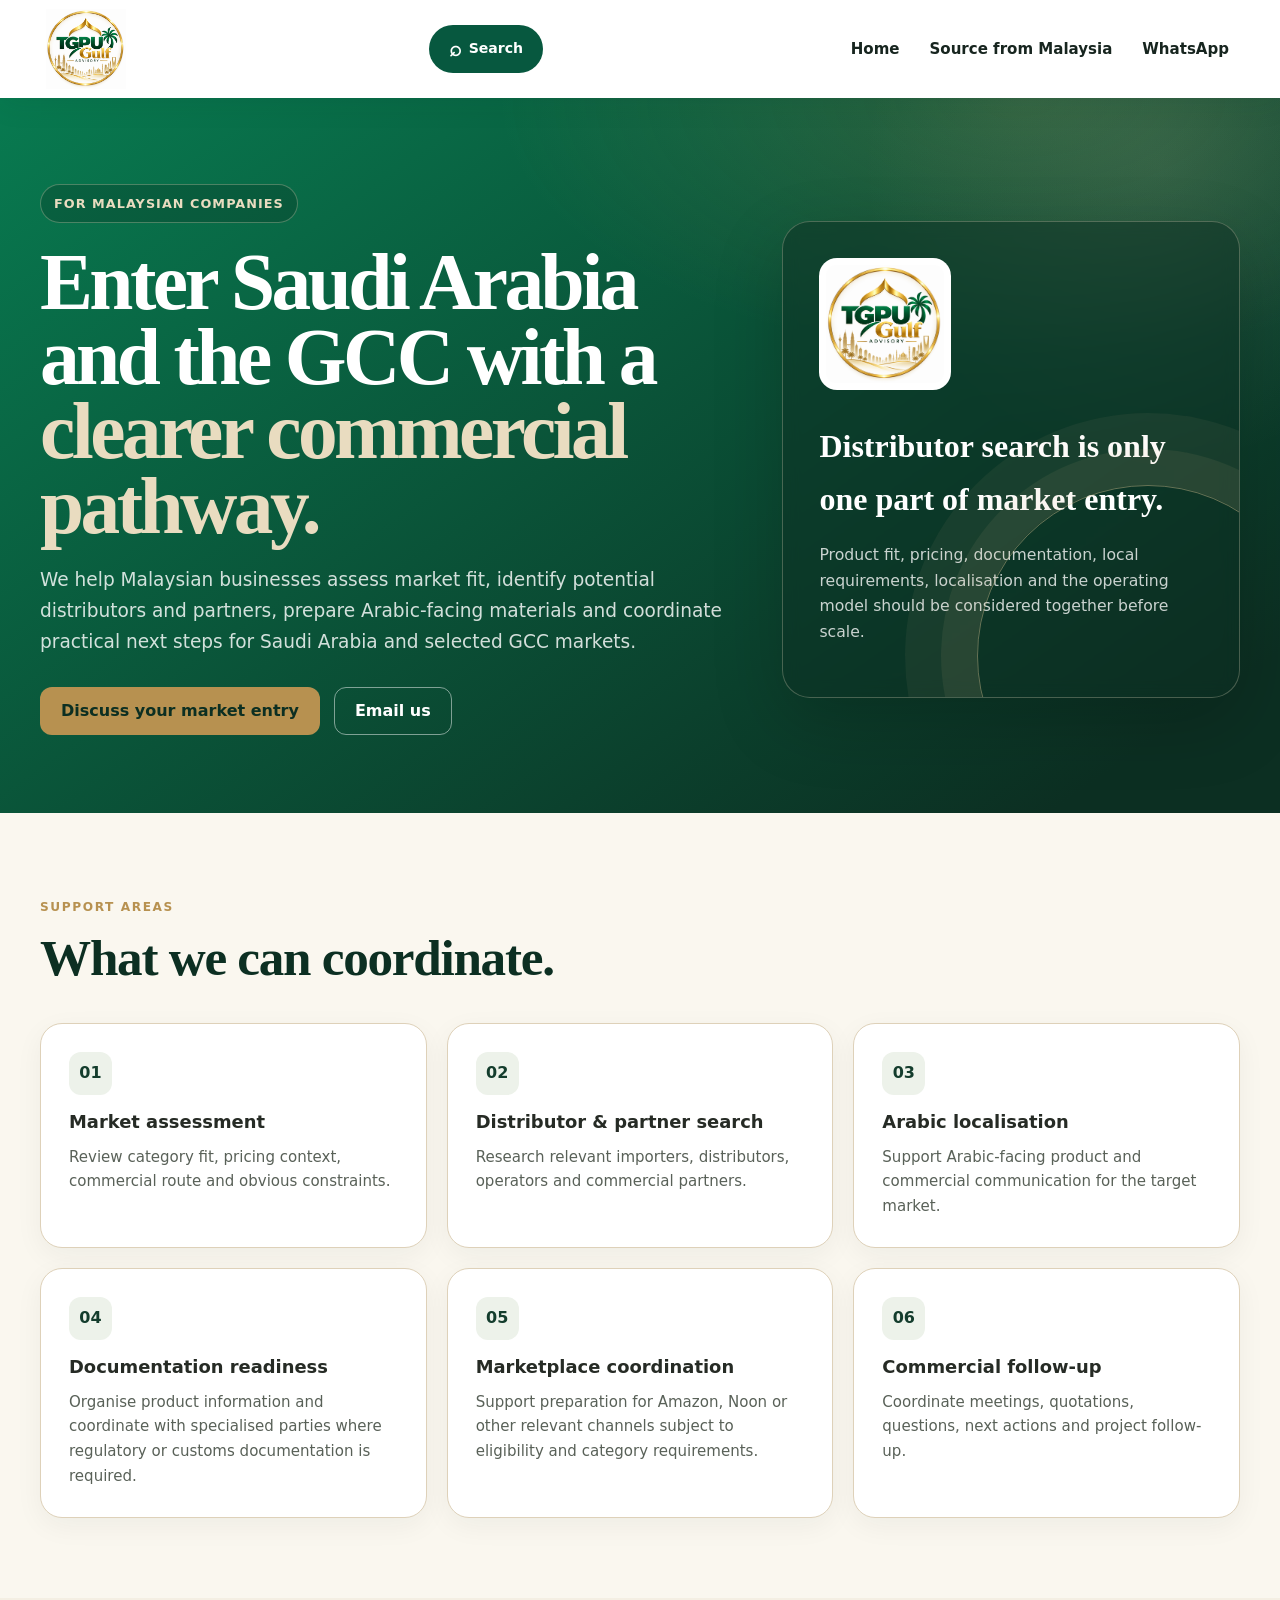
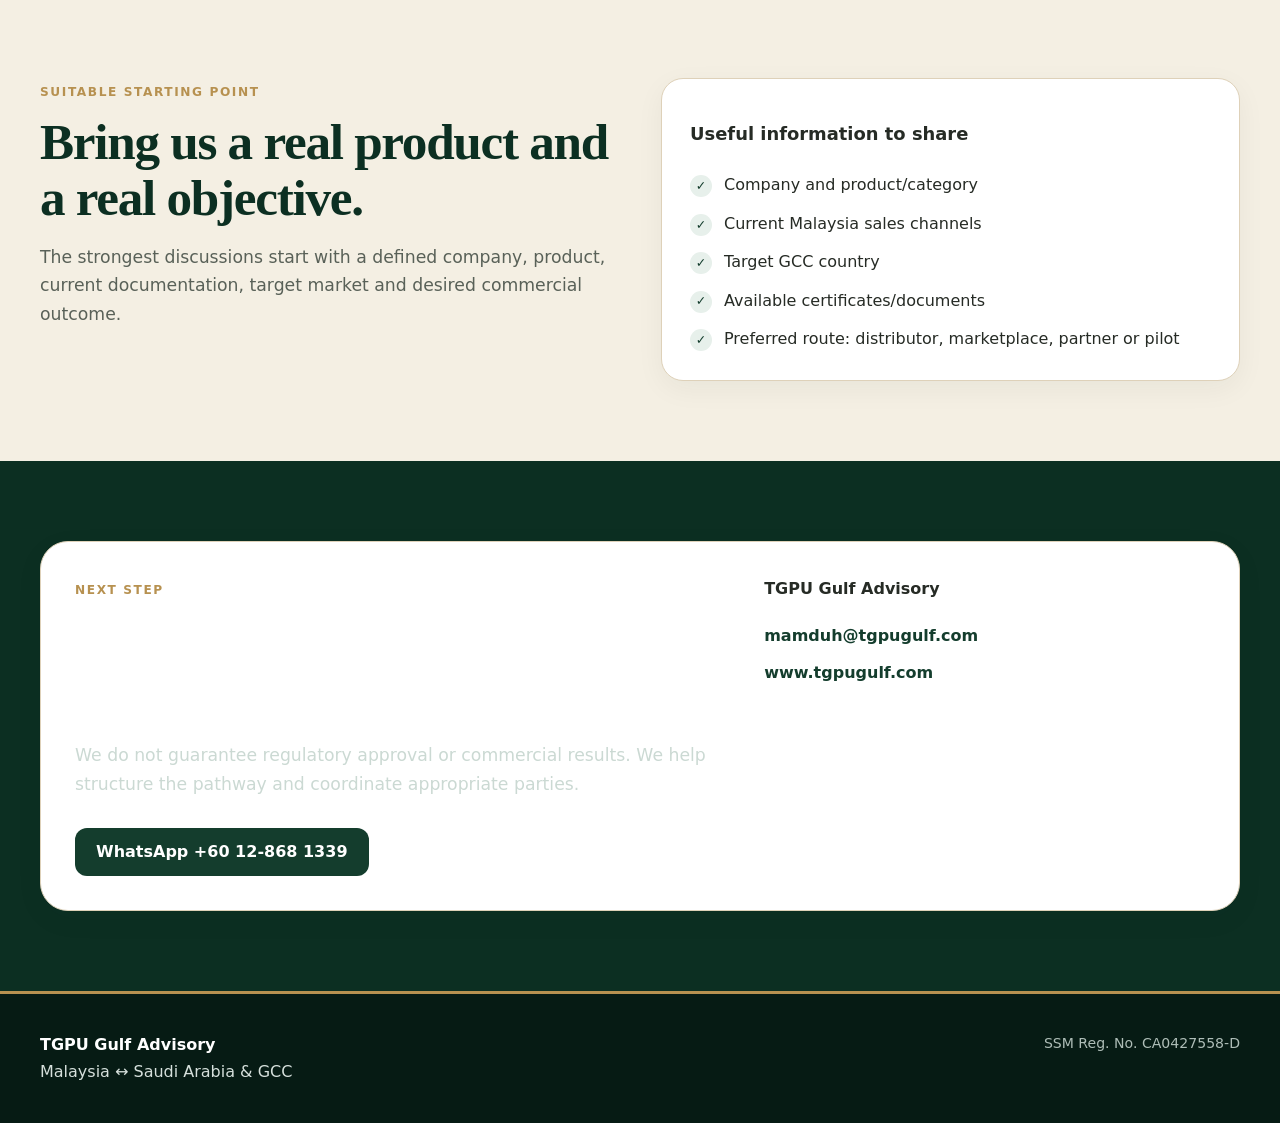
<file: malaysia-to-saudi-gcc/index.html>
<!doctype html><html lang="en"><head><meta charset="utf-8"><meta name="viewport" content="width=device-width,initial-scale=1"><title>Saudi & GCC Market Entry for Malaysian Companies | TGPU Gulf Advisory</title><meta name="description" content="Market-entry support for Malaysian companies exploring Saudi Arabia and GCC markets: distributor search, partner sourcing, Arabic localisation, commercial coordination and documentation readiness."><meta name="keywords" content="Saudi market entry Malaysia, Saudi distributor search Malaysia, GCC market entry consultant Malaysia, find distributor Saudi Arabia, Malaysian brand Saudi Arabia"><link rel="canonical" href="https://tgpugulf.com/malaysia-to-saudi-gcc/"><meta property="og:type" content="website"><meta property="og:title" content="Saudi & GCC Market Entry for Malaysian Companies | TGPU Gulf Advisory"><meta property="og:description" content="Market-entry support for Malaysian companies exploring Saudi Arabia and GCC markets: distributor search, partner sourcing, Arabic localisation and commercial coordination."><meta property="og:url" content="https://tgpugulf.com/malaysia-to-saudi-gcc/"><meta property="og:site_name" content="TGPU Gulf Advisory"><meta property="og:image" content="https://tgpugulf.com/assets/tgpu-gulf-approved.png?v=20260923-approved-drive-logo"><meta property="og:image:alt" content="TGPU Gulf Advisory — Malaysia to Saudi Arabia and GCC market entry"><meta name="twitter:card" content="summary_large_image"><meta name="twitter:title" content="Saudi & GCC Market Entry for Malaysian Companies | TGPU Gulf Advisory"><meta name="twitter:description" content="A practical Malaysia-to-GCC market-entry pathway with distributor search, localisation and commercial coordination."><meta name="twitter:image" content="https://tgpugulf.com/assets/tgpu-gulf-approved.png?v=20260923-approved-drive-logo"><meta name="theme-color" content="#064a38"><link rel="stylesheet" href="/styles.css"><link rel="icon" href="/assets/tgpu-gulf-approved.png" type="image/png"></head><body><header class="nav"><div class="container nav-inner"><a class="brand" href="/"><img src="/assets/tgpu-gulf-approved.png" alt="TGPU Gulf — Malaysia ↔ GCC"><span class="brand-copy">TGPU GULF ADVISORY<small>MALAYSIA ↔ GCC</small></span></a><button class="menu-btn" aria-label="Open navigation">☰</button><nav class="nav-links"><a href="/">Home</a><a href="/source-from-malaysia/">Source from Malaysia</a><a href="https://wa.me/60128681339" target="_blank" rel="noopener">WhatsApp</a></nav></div></header><main><section class="hero"><div class="container hero-grid"><div><span class="eyebrow">For Malaysian companies</span><h1>Enter Saudi Arabia and the GCC with a <span>clearer commercial pathway.</span></h1><p>We help Malaysian businesses assess market fit, identify potential distributors and partners, prepare Arabic-facing materials and coordinate practical next steps for Saudi Arabia and selected GCC markets.</p><div class="actions"><a class="btn btn-primary" href="https://wa.me/60128681339?text=Hi%20TGPU%20Gulf%20Advisory%2C%20we%20are%20a%20Malaysian%20company%20exploring%20Saudi%20Arabia%20%2F%20GCC.%0A%0ACompany%3A%20%0AProduct%3A%20%0ATarget%20Market%3A%20%0AWhat%20we%20need%3A%20" target="_blank" rel="noopener">Discuss your market entry</a><a class="btn btn-secondary" href="mailto:mamduh@tgpugulf.com">Email us</a></div></div><aside class="hero-card"><div><img class="mark" src="/assets/tgpu-gulf-approved.png" alt=""><h3>Distributor search is only one part of market entry.</h3><p>Product fit, pricing, documentation, local requirements, localisation and the operating model should be considered together before scale.</p></div></aside></div></section><section class="section"><div class="container"><span class="kicker">Support areas</span><h2>What we can coordinate.</h2><div class="grid-3"><article class="card"><div class="icon">01</div><h3>Market assessment</h3><p>Review category fit, pricing context, commercial route and obvious constraints.</p></article><article class="card"><div class="icon">02</div><h3>Distributor & partner search</h3><p>Research relevant importers, distributors, operators and commercial partners.</p></article><article class="card"><div class="icon">03</div><h3>Arabic localisation</h3><p>Support Arabic-facing product and commercial communication for the target market.</p></article><article class="card"><div class="icon">04</div><h3>Documentation readiness</h3><p>Organise product information and coordinate with specialised parties where regulatory or customs documentation is required.</p></article><article class="card"><div class="icon">05</div><h3>Marketplace coordination</h3><p>Support preparation for Amazon, Noon or other relevant channels subject to eligibility and category requirements.</p></article><article class="card"><div class="icon">06</div><h3>Commercial follow-up</h3><p>Coordinate meetings, quotations, questions, next actions and project follow-up.</p></article></div></div></section><section class="section soft"><div class="container split"><div><span class="kicker">Suitable starting point</span><h2>Bring us a real product and a real objective.</h2><p class="lead">The strongest discussions start with a defined company, product, current documentation, target market and desired commercial outcome.</p></div><div class="card"><h3>Useful information to share</h3><div class="list"><div class="list-item"><span class="tick">✓</span><span>Company and product/category</span></div><div class="list-item"><span class="tick">✓</span><span>Current Malaysia sales channels</span></div><div class="list-item"><span class="tick">✓</span><span>Target GCC country</span></div><div class="list-item"><span class="tick">✓</span><span>Available certificates/documents</span></div><div class="list-item"><span class="tick">✓</span><span>Preferred route: distributor, marketplace, partner or pilot</span></div></div></div></div></section><section class="section dark"><div class="container"><div class="contact-box"><div><span class="kicker">Next step</span><h2>Let us review your GCC opportunity.</h2><p class="lead">We do not guarantee regulatory approval or commercial results. We help structure the pathway and coordinate appropriate parties.</p><div class="actions"><a class="btn btn-primary" href="https://wa.me/60128681339" target="_blank" rel="noopener">WhatsApp +60 12-868 1339</a></div></div><div><strong>TGPU Gulf Advisory</strong><div class="contact-links"><a href="mailto:mamduh@tgpugulf.com">mamduh@tgpugulf.com</a><a href="/">www.tgpugulf.com</a></div></div></div></div></section></main><footer><div class="container footer-grid"><div class="footer-brand"><strong>TGPU Gulf Advisory</strong><br>Malaysia ↔ Saudi Arabia & GCC</div><div class="footer-meta">SSM Reg. No. CA0427558-D</div></div></footer><script src="/script.js" defer></script></body></html>
</file>
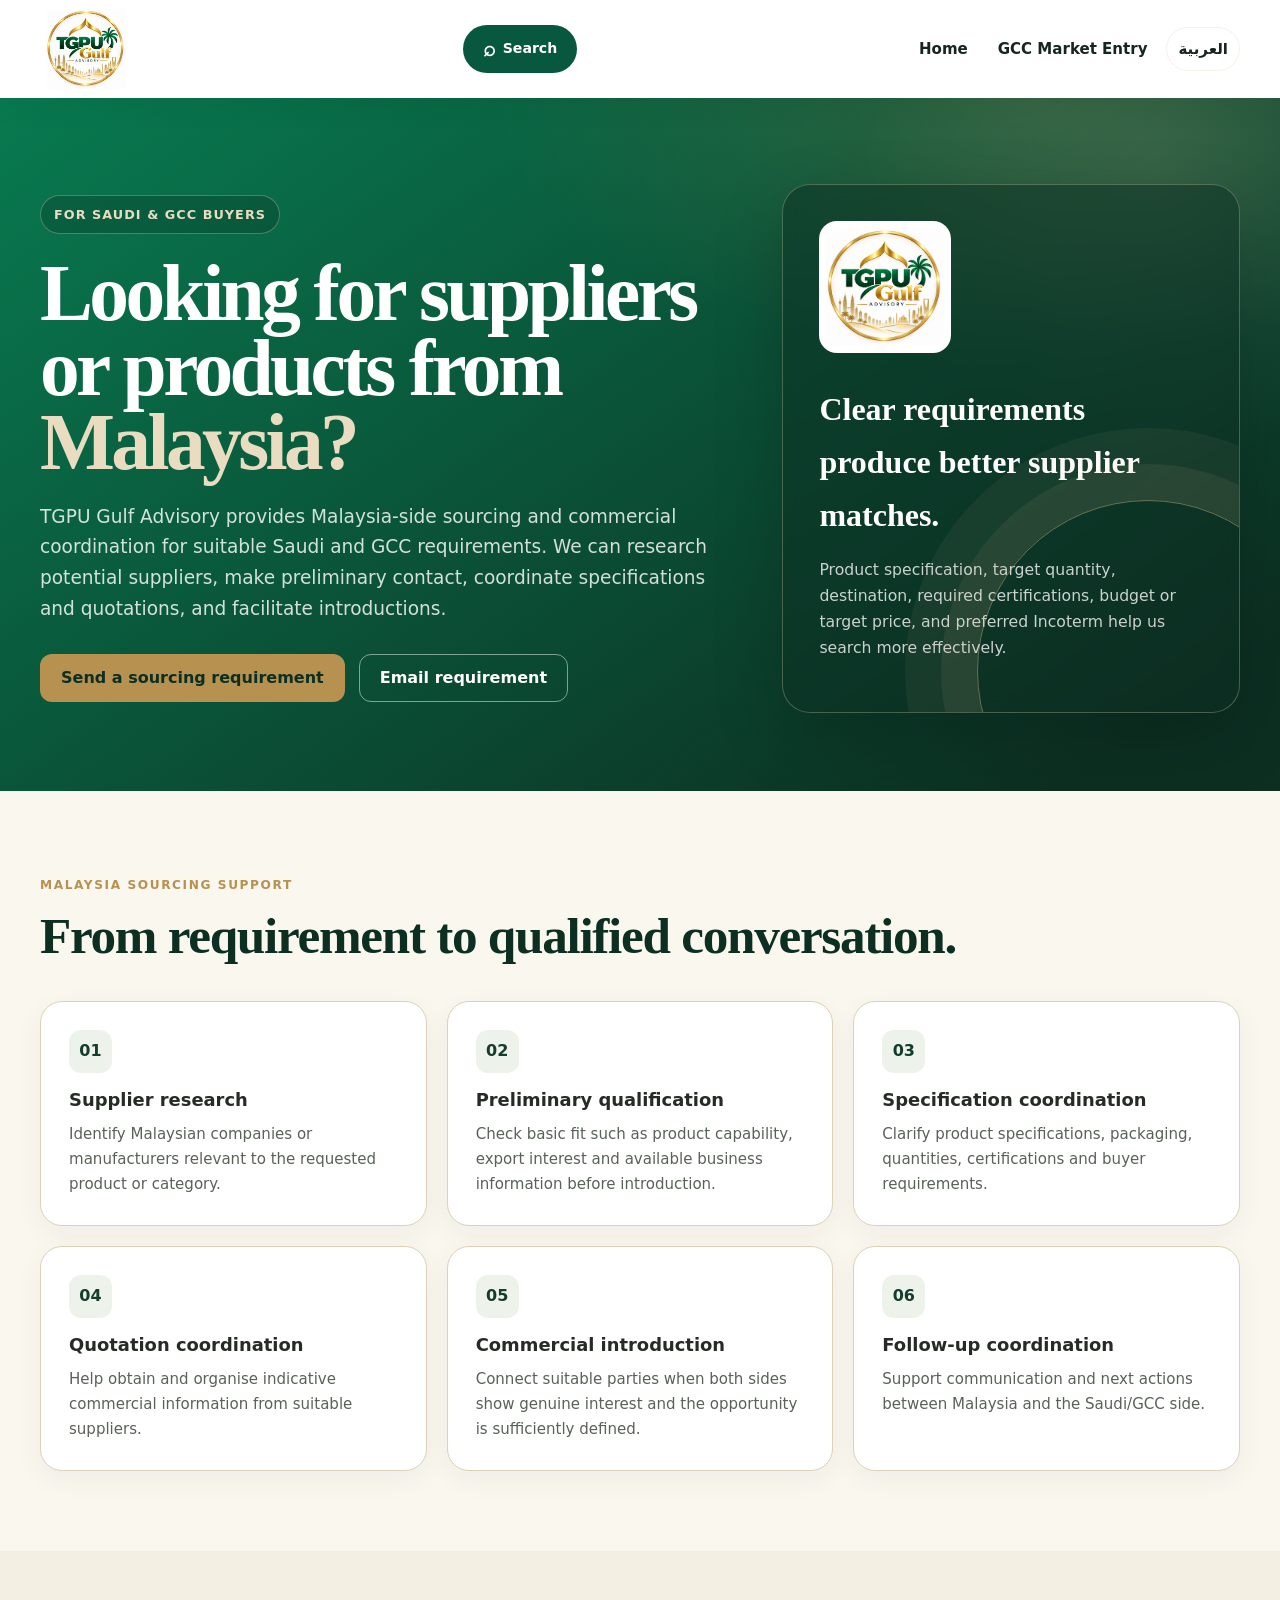
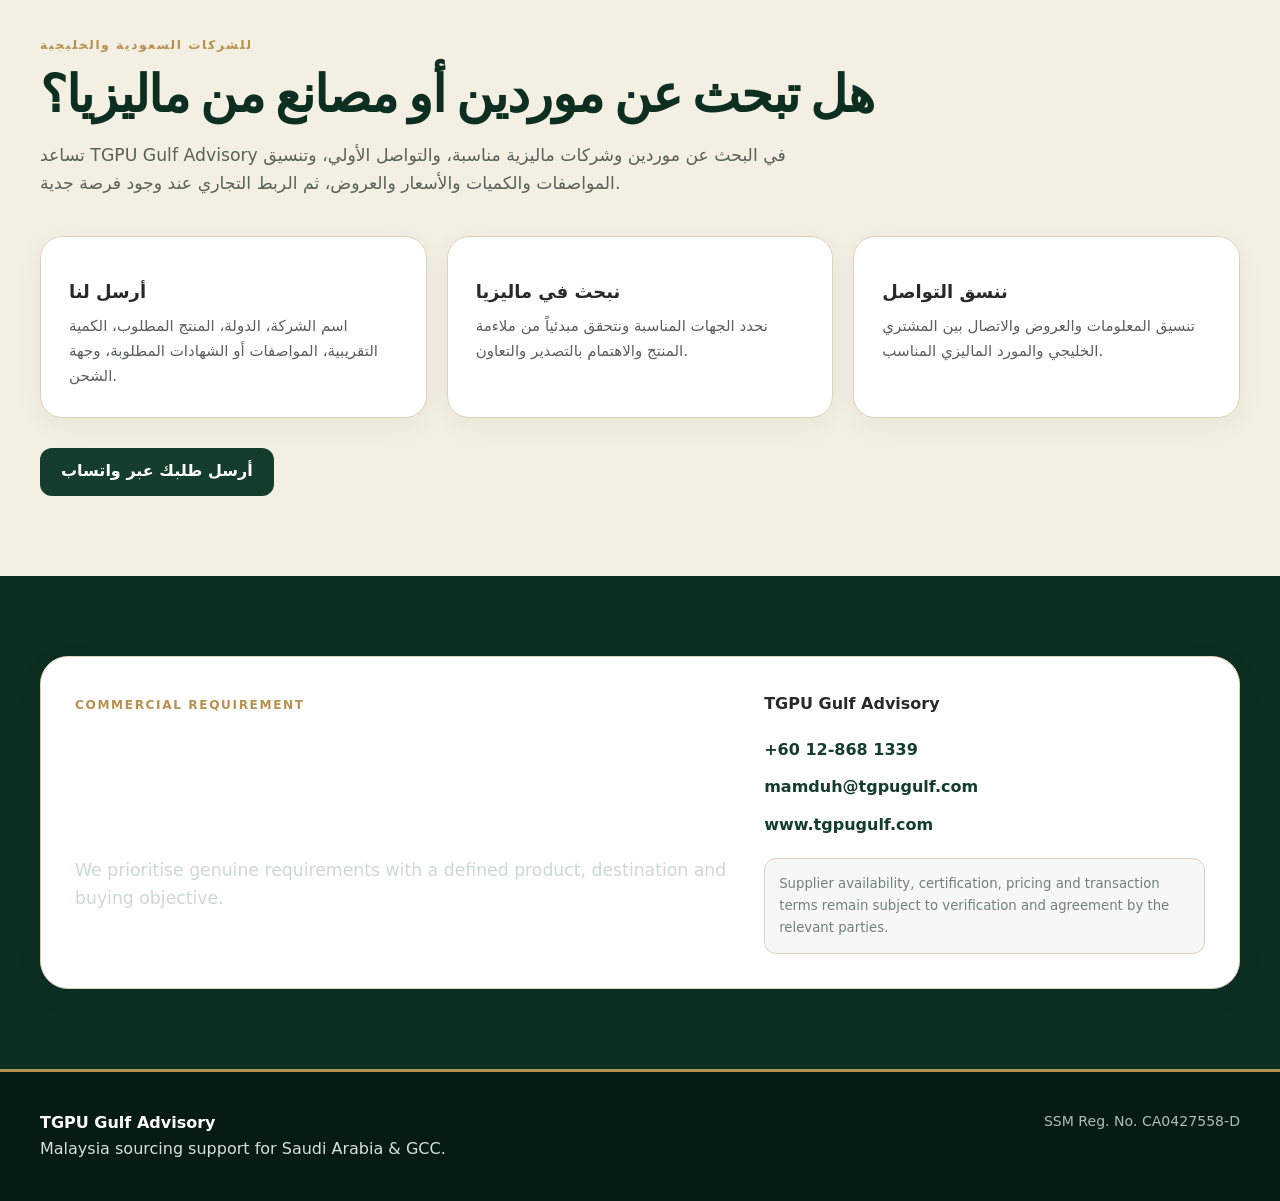
<file: source-from-malaysia/index.html>
<!doctype html><html lang="en"><head><meta charset="utf-8"><meta name="viewport" content="width=device-width,initial-scale=1"><title>Source Products & Suppliers from Malaysia | TGPU Gulf Advisory</title><meta name="description" content="Malaysia supplier sourcing for Saudi Arabia and GCC buyers. TGPU Gulf Advisory supports supplier research, preliminary qualification, specifications, quotations and commercial introductions in Malaysia."><meta name="keywords" content="source products from Malaysia Saudi Arabia, Malaysia suppliers GCC, Malaysian manufacturers Saudi Arabia, find supplier Malaysia, import from Malaysia to Saudi Arabia, موردين من ماليزيا"><link rel="canonical" href="https://tgpugulf.com/source-from-malaysia/"><meta property="og:type" content="website"><meta property="og:title" content="Source Products & Suppliers from Malaysia | TGPU Gulf Advisory"><meta property="og:description" content="Malaysia-side supplier sourcing and commercial coordination for Saudi Arabia and GCC buyers."><meta property="og:url" content="https://tgpugulf.com/source-from-malaysia/"><meta property="og:site_name" content="TGPU Gulf Advisory"><meta property="og:image" content="https://tgpugulf.com/assets/tgpu-gulf-approved.png?v=20260923-approved-drive-logo"><meta property="og:image:alt" content="TGPU Gulf Advisory — source products and suppliers from Malaysia"><meta name="twitter:card" content="summary_large_image"><meta name="twitter:title" content="Source Products & Suppliers from Malaysia | TGPU Gulf Advisory"><meta name="twitter:description" content="Supplier research, preliminary qualification, specifications, quotations and commercial introductions from Malaysia for GCC buyers."><meta name="twitter:image" content="https://tgpugulf.com/assets/tgpu-gulf-approved.png?v=20260923-approved-drive-logo"><meta name="theme-color" content="#064a38"><link rel="stylesheet" href="/styles.css"><link rel="icon" href="/assets/tgpu-gulf-approved.png" type="image/png"></head><body><header class="nav"><div class="container nav-inner"><a class="brand" href="/"><img src="/assets/tgpu-gulf-approved.png" alt="TGPU Gulf — Malaysia ↔ GCC"><span class="brand-copy">TGPU GULF ADVISORY<small>MALAYSIA ↔ GCC</small></span></a><button class="menu-btn" aria-label="Open navigation">☰</button><nav class="nav-links"><a href="/">Home</a><a href="/malaysia-to-saudi-gcc/">GCC Market Entry</a><a class="lang" href="#arabic">العربية</a></nav></div></header><main><section class="hero"><div class="container hero-grid"><div><span class="eyebrow">For Saudi & GCC buyers</span><h1>Looking for suppliers or products from <span>Malaysia?</span></h1><p>TGPU Gulf Advisory provides Malaysia-side sourcing and commercial coordination for suitable Saudi and GCC requirements. We can research potential suppliers, make preliminary contact, coordinate specifications and quotations, and facilitate introductions.</p><div class="actions"><a class="btn btn-primary" href="https://wa.me/60128681339?text=Hi%20TGPU%20Gulf%20Advisory%2C%20we%20are%20looking%20for%20a%20supplier%20from%20Malaysia.%0A%0ACompany%3A%20%0ACountry%3A%20%0AProduct%20required%3A%20%0AEstimated%20quantity%3A%20%0ASpecification%20%2F%20certification%20needed%3A%20" target="_blank" rel="noopener">Send a sourcing requirement</a><a class="btn btn-secondary" href="mailto:mamduh@tgpugulf.com?subject=Malaysia%20Supplier%20Sourcing%20Enquiry">Email requirement</a></div></div><aside class="hero-card"><div><img class="mark" src="/assets/tgpu-gulf-approved.png" alt=""><h3>Clear requirements produce better supplier matches.</h3><p>Product specification, target quantity, destination, required certifications, budget or target price, and preferred Incoterm help us search more effectively.</p></div></aside></div></section><section class="section"><div class="container"><span class="kicker">Malaysia sourcing support</span><h2>From requirement to qualified conversation.</h2><div class="grid-3"><article class="card"><div class="icon">01</div><h3>Supplier research</h3><p>Identify Malaysian companies or manufacturers relevant to the requested product or category.</p></article><article class="card"><div class="icon">02</div><h3>Preliminary qualification</h3><p>Check basic fit such as product capability, export interest and available business information before introduction.</p></article><article class="card"><div class="icon">03</div><h3>Specification coordination</h3><p>Clarify product specifications, packaging, quantities, certifications and buyer requirements.</p></article><article class="card"><div class="icon">04</div><h3>Quotation coordination</h3><p>Help obtain and organise indicative commercial information from suitable suppliers.</p></article><article class="card"><div class="icon">05</div><h3>Commercial introduction</h3><p>Connect suitable parties when both sides show genuine interest and the opportunity is sufficiently defined.</p></article><article class="card"><div class="icon">06</div><h3>Follow-up coordination</h3><p>Support communication and next actions between Malaysia and the Saudi/GCC side.</p></article></div></div></section><section id="arabic" class="section soft"><div class="container"><span class="kicker">للشركات السعودية والخليجية</span><h2>هل تبحث عن موردين أو مصانع من ماليزيا؟</h2><p class="lead">تساعد TGPU Gulf Advisory في البحث عن موردين وشركات ماليزية مناسبة، والتواصل الأولي، وتنسيق المواصفات والكميات والأسعار والعروض، ثم الربط التجاري عند وجود فرصة جدية.</p><div class="grid-3"><article class="card"><h3>أرسل لنا</h3><p>اسم الشركة، الدولة، المنتج المطلوب، الكمية التقريبية، المواصفات أو الشهادات المطلوبة، وجهة الشحن.</p></article><article class="card"><h3>نبحث في ماليزيا</h3><p>نحدد الجهات المناسبة ونتحقق مبدئياً من ملاءمة المنتج والاهتمام بالتصدير والتعاون.</p></article><article class="card"><h3>ننسق التواصل</h3><p>تنسيق المعلومات والعروض والاتصال بين المشتري الخليجي والمورد الماليزي المناسب.</p></article></div><div class="actions"><a class="btn btn-primary" href="https://wa.me/60128681339?text=%D9%85%D8%B1%D8%AD%D8%A8%D8%A7%D8%8C%20%D9%86%D8%A8%D8%AD%D8%AB%20%D8%B9%D9%86%20%D9%85%D9%88%D8%B1%D8%AF%20%D9%85%D9%86%20%D9%85%D8%A7%D9%84%D9%8A%D8%B2%D9%8A%D8%A7.%0A%0A%D8%A7%D9%84%D8%B4%D8%B1%D9%83%D8%A9%3A%20%0A%D8%A7%D9%84%D8%AF%D9%88%D9%84%D8%A9%3A%20%0A%D8%A7%D9%84%D9%85%D9%86%D8%AA%D8%AC%3A%20%0A%D8%A7%D9%84%D9%83%D9%85%D9%8A%D8%A9%3A%20%0A%D8%A7%D9%84%D9%85%D9%88%D8%A7%D8%B5%D9%81%D8%A7%D8%AA%3A%20" target="_blank" rel="noopener">أرسل طلبك عبر واتساب</a></div></div></section><section class="section dark"><div class="container"><div class="contact-box"><div><span class="kicker">Commercial requirement</span><h2>Send the requirement before we search.</h2><p class="lead">We prioritise genuine requirements with a defined product, destination and buying objective.</p></div><div><strong>TGPU Gulf Advisory</strong><div class="contact-links"><a href="tel:+60128681339">+60 12-868 1339</a><a href="mailto:mamduh@tgpugulf.com">mamduh@tgpugulf.com</a><a href="/">www.tgpugulf.com</a></div><div class="notice">Supplier availability, certification, pricing and transaction terms remain subject to verification and agreement by the relevant parties.</div></div></div></div></section></main><footer><div class="container footer-grid"><div class="footer-brand"><strong>TGPU Gulf Advisory</strong><br>Malaysia sourcing support for Saudi Arabia & GCC.</div><div class="footer-meta">SSM Reg. No. CA0427558-D</div></div></footer><script src="/script.js" defer></script></body></html>
</file>
<file: styles.css>
:root{--ink:#10261f;--green:#173d32;--green-2:#235b49;--gold:#b89558;--gold-2:#d6bf91;--cream:#f7f4ed;--paper:#fff;--muted:#66746e;--line:#dde5e1;--shadow:0 20px 60px rgba(14,46,36,.10);--radius:22px;--max:1180px}*{box-sizing:border-box}html{scroll-behavior:smooth}body{margin:0;font-family:Inter,ui-sans-serif,system-ui,-apple-system,BlinkMacSystemFont,"Segoe UI",sans-serif;color:var(--ink);background:var(--paper);line-height:1.65}a{color:inherit;text-decoration:none}img,svg{max-width:100%;display:block}.container{width:min(var(--max),calc(100% - 40px));margin:auto}.nav{position:sticky;top:0;z-index:30;background:rgba(255,255,255,.94);backdrop-filter:blur(14px);border-bottom:1px solid rgba(221,229,225,.8)}.nav-inner{height:76px;display:flex;align-items:center;justify-content:space-between;gap:20px}.brand{display:flex;align-items:center;gap:12px;font-weight:800;letter-spacing:.01em}.brand img{width:46px;height:46px}.brand-copy{line-height:1.05}.brand-copy small{display:block;color:var(--gold);font-size:.67rem;letter-spacing:.14em;margin-top:5px}.nav-links{display:flex;align-items:center;gap:22px;font-size:.94rem;font-weight:650}.nav-links a:hover{color:var(--green-2)}.lang{padding:8px 11px;border:1px solid var(--line);border-radius:999px}.menu-btn{display:none;background:none;border:0;font-size:1.55rem;color:var(--green);cursor:pointer}.site-search-open{display:inline-flex;align-items:center;gap:7px;min-height:40px;padding:0 13px;border:1px solid var(--line);border-radius:999px;background:#fff;color:var(--green);font:inherit;font-size:.88rem;font-weight:800;cursor:pointer;white-space:nowrap;transition:.2s}.site-search-open:hover{border-color:var(--gold);box-shadow:0 6px 18px rgba(20,54,43,.08)}.site-search-open span{font-size:1.3rem;line-height:1}.hero{position:relative;overflow:hidden;background:linear-gradient(125deg,#f9f7f1 0%,#fff 52%,#f1f6f3 100%);padding:92px 0 74px}.hero:before{content:"";position:absolute;width:520px;height:520px;border-radius:50%;background:radial-gradient(circle,rgba(184,149,88,.15),rgba(184,149,88,0) 67%);right:-180px;top:-180px}.hero-grid{display:grid;grid-template-columns:1.1fr .9fr;gap:58px;align-items:center}.eyebrow{display:inline-flex;gap:8px;align-items:center;color:var(--green-2);background:#eaf2ee;border:1px solid #d8e7e0;border-radius:999px;padding:8px 13px;font-size:.8rem;font-weight:800;letter-spacing:.08em;text-transform:uppercase}.hero h1{font-family:Georgia,"Times New Roman",serif;font-size:clamp(3rem,6vw,5.7rem);line-height:.98;letter-spacing:-.045em;margin:22px 0}.hero h1 span{color:var(--gold)}.hero p{font-size:1.16rem;color:#53635c;max-width:720px}.actions{display:flex;gap:14px;flex-wrap:wrap;margin-top:30px}.btn{display:inline-flex;align-items:center;justify-content:center;min-height:48px;padding:0 20px;border-radius:12px;font-weight:800;border:1px solid transparent;transition:.2s}.btn-primary{background:var(--green);color:#fff}.btn-primary:hover{background:var(--green-2);transform:translateY(-1px)}.btn-secondary{background:#fff;border-color:var(--line)}.btn-secondary:hover{border-color:var(--gold)}.hero-card{position:relative;background:var(--green);color:#fff;padding:36px;border-radius:28px;box-shadow:var(--shadow);min-height:420px;display:flex;flex-direction:column;justify-content:space-between;overflow:hidden}.hero-card:after{content:"";position:absolute;inset:auto -80px -130px auto;width:340px;height:340px;border:1px solid rgba(214,191,145,.45);border-radius:50%;box-shadow:0 0 0 36px rgba(214,191,145,.08),0 0 0 72px rgba(214,191,145,.06)}.hero-card .mark{width:88px;position:relative;z-index:2}.hero-card h3{font-family:Georgia,serif;font-size:2rem;margin:30px 0 10px;max-width:420px}.hero-card p{color:#dce8e2;font-size:.98rem}.trust-row{display:grid;grid-template-columns:repeat(3,1fr);gap:14px;margin-top:30px;position:relative;z-index:2}.trust-item{padding:14px;border:1px solid rgba(255,255,255,.15);border-radius:14px}.trust-item strong{display:block;color:var(--gold-2);font-size:.85rem}.trust-item span{font-size:.8rem;color:#d7e2dd}.section{padding:86px 0}.section.soft{background:var(--cream)}.section.dark{background:var(--green);color:#fff}.kicker{color:var(--gold);text-transform:uppercase;letter-spacing:.13em;font-size:.76rem;font-weight:900}.section h2{font-family:Georgia,"Times New Roman",serif;font-size:clamp(2.15rem,4vw,3.65rem);line-height:1.08;margin:10px 0 18px;letter-spacing:-.025em}.lead{font-size:1.08rem;color:var(--muted);max-width:760px}.dark .lead{color:#cbd9d3}.grid-3{display:grid;grid-template-columns:repeat(3,1fr);gap:20px;margin-top:38px}.card{background:#fff;border:1px solid var(--line);border-radius:var(--radius);padding:28px;box-shadow:0 8px 28px rgba(20,54,43,.04)}.card h3{margin:12px 0 8px;font-size:1.12rem}.card p{color:var(--muted);font-size:.94rem;margin:0}.icon{width:43px;height:43px;border-radius:12px;background:#edf4f0;display:grid;place-items:center;color:var(--green);font-weight:900}.process{display:grid;grid-template-columns:repeat(5,1fr);gap:14px;margin-top:36px}.step{border:1px solid rgba(255,255,255,.16);border-radius:18px;padding:22px;background:rgba(255,255,255,.04)}.step b{display:inline-grid;place-items:center;width:34px;height:34px;border-radius:50%;background:var(--gold);color:#142b23;margin-bottom:14px}.step h3{margin:0 0 8px;font-size:1rem}.step p{margin:0;color:#ccdad4;font-size:.86rem}.split{display:grid;grid-template-columns:1fr 1fr;gap:42px;align-items:start}.list{display:grid;gap:12px;margin-top:24px}.list-item{display:flex;gap:12px;align-items:flex-start}.tick{width:22px;height:22px;flex:0 0 22px;border-radius:50%;background:#e7f0eb;color:var(--green);display:grid;place-items:center;font-size:.78rem;font-weight:900;margin-top:3px}.market-tags{display:flex;gap:10px;flex-wrap:wrap;margin-top:20px}.tag{padding:9px 13px;border-radius:999px;border:1px solid var(--line);background:#fff;font-size:.86rem;font-weight:700}.founder{background:linear-gradient(145deg,#fff,#f8f5ee);border:1px solid var(--line);border-radius:28px;padding:34px}.founder .name{font-family:Georgia,serif;font-size:1.6rem;margin-bottom:4px}.founder .role{color:var(--gold);font-weight:800}.quote{font-family:Georgia,serif;font-size:1.38rem;line-height:1.5;color:var(--green);border-left:4px solid var(--gold);padding-left:20px;margin:26px 0}.contact-box{display:grid;grid-template-columns:1.2fr .8fr;gap:28px;background:#fff;border-radius:28px;padding:34px;color:var(--ink)}.contact-links{display:grid;gap:11px;margin-top:20px}.contact-links a{display:flex;gap:10px;align-items:center;color:var(--green);font-weight:750}.notice{font-size:.83rem;color:#708078;background:#f6f8f7;border:1px solid var(--line);padding:14px;border-radius:12px;margin-top:20px}.insights{display:grid;grid-template-columns:repeat(3,1fr);gap:20px;margin-top:32px}.insight{padding:26px;border-radius:20px;border:1px solid var(--line);background:#fff}.insight small{color:var(--gold);font-weight:800;text-transform:uppercase;letter-spacing:.08em}.insight h3{font-family:Georgia,serif;font-size:1.25rem}.insight a{font-weight:800;color:var(--green-2)}footer{padding:38px 0;background:#0e241d;color:#d6e0dc}.footer-grid{display:flex;justify-content:space-between;gap:30px;align-items:flex-start}.footer-brand{max-width:520px}.footer-brand strong{color:#fff}.footer-meta{text-align:right;font-size:.88rem;color:#aebdb7}.rtl{direction:rtl;text-align:right}.rtl .hero-card:after{right:auto;left:-80px}.rtl .list-item{flex-direction:row}.rtl .quote{border-left:0;border-right:4px solid var(--gold);padding-left:0;padding-right:20px}.rtl .footer-meta{text-align:left}
.site-search-panel[hidden]{display:none}.site-search-panel{position:fixed;inset:0;z-index:1000;background:rgba(9,29,23,.62);backdrop-filter:blur(7px);display:flex;align-items:flex-start;justify-content:center;padding:92px 20px 24px}.site-search-dialog{width:min(760px,100%);background:#fff;border:1px solid var(--line);border-radius:24px;padding:24px;box-shadow:0 30px 90px rgba(5,28,20,.25)}.site-search-top{display:flex;justify-content:space-between;align-items:flex-start;gap:20px}.site-search-top h2{font-family:Georgia,"Times New Roman",serif;font-size:2rem;line-height:1.1;margin:4px 0 18px}.site-search-kicker{color:var(--gold);font-size:.72rem;font-weight:900;letter-spacing:.12em}.site-search-close{width:42px;height:42px;border:1px solid var(--line);border-radius:50%;background:#fff;color:var(--green);font-size:1.65rem;line-height:1;cursor:pointer}.site-search-form{display:flex;align-items:center;gap:11px;border:2px solid var(--green);border-radius:15px;padding:0 14px;background:#fff}.site-search-icon{font-size:1.5rem;color:var(--green)}#site-search-input{width:100%;height:54px;border:0;outline:0;background:transparent;color:var(--ink);font:inherit;font-size:1rem}#site-search-input::placeholder{color:#89958f}.site-search-controls{display:flex;justify-content:space-between;align-items:center;gap:14px;margin-top:16px}.site-search-status{color:var(--muted);font-size:.9rem}.site-search-nav{display:flex;gap:8px}.site-search-nav button{border:1px solid var(--line);background:#f8faf9;color:var(--green);border-radius:10px;padding:9px 12px;font:inherit;font-size:.82rem;font-weight:800;cursor:pointer}.site-search-nav button:disabled{opacity:.42;cursor:default}.site-search-hit{background:#ffe6a7;color:#17231e;padding:1px 2px;border-radius:3px;box-shadow:0 0 0 1px rgba(184,149,88,.25)}.site-search-hit.active{background:#f0b84b;box-shadow:0 0 0 3px rgba(240,184,75,.28)}body.site-search-opened{overflow:hidden}.rtl .site-search-dialog{text-align:right}
@media(max-width:1080px){.nav-links{gap:15px;font-size:.9rem}.site-search-open b{display:none}.site-search-open{width:40px;padding:0;justify-content:center}}
@media(max-width:900px){.nav-inner{justify-content:flex-start}.brand{margin-right:auto}.rtl .brand{margin-right:0;margin-left:auto}.nav-links{display:none;position:absolute;left:20px;right:20px;top:74px;background:#fff;border:1px solid var(--line);padding:18px;border-radius:16px;box-shadow:var(--shadow);flex-direction:column;align-items:stretch}.nav-links.open{display:flex}.menu-btn{display:block}.site-search-open{display:inline-flex;width:auto;min-width:42px;padding:0 12px}.site-search-open b{display:inline}.hero-grid,.split,.contact-box{grid-template-columns:1fr}.hero{padding-top:62px}.grid-3,.insights{grid-template-columns:1fr 1fr}.process{grid-template-columns:1fr 1fr}.hero-card{min-height:360px}.footer-grid{flex-direction:column}.footer-meta{text-align:left}.rtl .footer-meta{text-align:right}}
@media(max-width:620px){.container{width:min(var(--max),calc(100% - 28px))}.nav-inner{height:68px;gap:8px}.brand-copy{font-size:.88rem}.brand-copy small{font-size:.55rem}.brand img{width:40px;height:40px}.site-search-open{padding:0 10px;min-height:38px}.site-search-open b{display:none}.hero h1{font-size:3.2rem}.grid-3,.insights,.process{grid-template-columns:1fr}.section{padding:66px 0}.hero-card{padding:26px}.trust-row{grid-template-columns:1fr}.actions .btn{width:100%}.contact-box{padding:24px}.footer-meta{text-align:left}.rtl .footer-meta{text-align:right}.site-search-panel{padding:76px 12px 18px}.site-search-dialog{border-radius:18px;padding:18px}.site-search-top h2{font-size:1.55rem}.site-search-controls{align-items:flex-start;flex-direction:column}.site-search-nav{width:100%}.site-search-nav button{flex:1}.site-search-status{font-size:.84rem}}

/* Approved TGPU Gulf artwork; preserve original proportions. */
.brand img{width:140px;height:auto;object-fit:contain;background:#fff;flex-shrink:0}.brand-copy{display:none}.nav-inner{padding-block:8px}.hero-card .mark{width:min(100%,320px);height:auto;background:#fff}.founder img{width:100%;height:auto;object-fit:contain}@media(max-width:620px){.brand img{width:112px;height:auto}}

/* TGPU Gulf production master — matched to live HTML */
:root{--ink:#262b25;--green:#143d2d;--green-2:#1f5a41;--gold:#b79150;--gold-2:#e9dcc0;--cream:#f4efe3;--paper:#faf7ef;--muted:#596158;--line:#ded1b9;--shadow:0 18px 50px rgba(12,47,34,.12);--radius:22px;--max:1200px}
body{background:var(--paper);color:var(--ink);font-family:"Source Sans 3",Inter,system-ui,sans-serif}.container{width:min(var(--max),calc(100% - 48px))}
.nav{background:rgba(12,47,34,.98);border-bottom:1px solid rgba(183,145,80,.35);box-shadow:0 10px 30px -20px #000}.nav-inner{height:78px;padding-block:7px}.brand img{width:64px!important;max-height:58px!important;border-radius:12px;background:#fff;padding:3px}.brand-copy{display:block!important;color:#fff;font-size:.88rem}.brand-copy small{color:var(--gold-2)}.nav-links{gap:8px;color:#f4efe3}.nav-links>a{padding:9px 11px;border-radius:999px}.nav-links>a:hover{background:rgba(183,145,80,.15);color:#fff}.lang{border-color:rgba(233,220,192,.4)}.menu-btn{color:#fff}.site-search-open{background:transparent;border-color:rgba(233,220,192,.42);color:#fff}.site-search-open:hover{border-color:var(--gold);box-shadow:none}
.hero{background:radial-gradient(850px 420px at 80% 0%,rgba(183,145,80,.2),transparent 62%),linear-gradient(145deg,#087a50 0%,#0c2f22 90%);padding:86px 0 78px;color:#fff}.hero:before{width:620px;height:620px;background:radial-gradient(circle,rgba(233,220,192,.10),transparent 68%);right:-190px;top:-240px}.hero-grid{grid-template-columns:minmax(0,1.2fr) minmax(330px,.8fr);gap:56px}.eyebrow{color:var(--gold-2);background:rgba(12,47,34,.28);border-color:rgba(233,220,192,.3)}.hero h1{font-size:clamp(3.25rem,6.2vw,5.8rem);line-height:.94;color:#fff;max-width:800px}.hero h1 span{color:var(--gold-2)}.hero p{color:rgba(255,255,255,.82);max-width:760px}.hero .btn-primary{background:var(--gold);color:#0c2f22}.hero .btn-secondary{background:transparent;color:#fff;border-color:rgba(255,255,255,.48)}.hero-card{min-height:440px;background:rgba(12,47,34,.5);border:1px solid rgba(233,220,192,.28);box-shadow:0 24px 70px rgba(0,0,0,.18);backdrop-filter:blur(8px)}.hero-card .mark{width:132px!important;max-height:132px!important;object-fit:contain;background:#fff!important;border-radius:18px;padding:7px}.hero-card h3{color:#fff}.hero-card p{color:rgba(255,255,255,.78)}.trust-item{background:rgba(255,255,255,.04)}
.section{padding:80px 0}.section.soft{background:var(--cream)}.section.dark{background:#0c2f22}.section h2{color:#0c2f22}.section.dark h2{color:#fff}.card,.founder,.insight,.contact-box{border-color:var(--line);box-shadow:0 8px 28px rgba(12,47,34,.05)}.card{background:#fff}.icon{background:#edf2ea;color:#143d2d}.process .step{border-color:rgba(233,220,192,.24);background:rgba(255,255,255,.045)}.step b{background:var(--gold);color:#0c2f22}.contact-box{border:1px solid var(--line)}footer{background:#061b14;border-top:3px solid var(--gold)}
:focus-visible{outline:3px solid var(--gold);outline-offset:3px}
@media(max-width:900px){.container{width:min(var(--max),calc(100% - 28px))}.nav-inner{height:68px}.brand img{width:48px!important;max-height:48px!important}.brand-copy{font-size:.78rem}.nav-links{top:68px;background:#0c2f22;border-color:rgba(183,145,80,.4)}.nav-links a{color:#fff}.site-search-open{color:#fff}.hero{padding:58px 0 52px}.hero-grid{grid-template-columns:1fr}.hero-card{min-height:auto}.hero h1{font-size:clamp(2.75rem,10vw,4.6rem)}}
@media(max-width:620px){.brand img{width:44px!important}.brand-copy{display:block!important}.hero h1{font-size:clamp(2.65rem,13vw,3.65rem)}.hero-card .mark{width:96px!important}.section{padding:58px 0}.actions .btn{min-height:50px}}
@media(prefers-reduced-motion:reduce){*,*::before,*::after{scroll-behavior:auto!important;transition:none!important;animation:none!important}}


/* Approved commercial-pathway hero */
.hero-approved{position:relative;background:radial-gradient(700px 420px at 86% 10%,rgba(183,145,80,.28),transparent 60%),linear-gradient(110deg,#006b48 0%,#00573d 52%,#0c2f22 100%);color:#fff;min-height:650px}.hero-approved:after{content:"";position:absolute;inset:0;pointer-events:none;background:linear-gradient(90deg,rgba(0,58,40,.12),rgba(0,0,0,0) 55%,rgba(183,145,80,.08));opacity:.9}.hero-approved .container{position:relative;z-index:1}.hero-approved .hero-copy{max-width:760px}.hero-approved .eyebrow{background:transparent;border:0;padding:0;color:#ffc548;font-size:.9rem;letter-spacing:.12em}.hero-approved h1{font-size:clamp(4rem,7vw,6.8rem);line-height:.88;margin:24px 0 28px;text-shadow:0 3px 18px rgba(0,0,0,.18)}.hero-approved h1 span{display:block;color:#ffc548;font-style:normal}.hero-approved .hero-copy>p{font-size:1.2rem;line-height:1.6;color:#fff;text-shadow:0 2px 10px rgba(0,0,0,.25)}.hero-approved .btn-primary{background:#ffc548;border-color:#ffc548;color:#123529}.hero-approved .btn-secondary{color:#fff;border:2px solid rgba(255,255,255,.85)}.hero-insights{min-height:470px;justify-content:center;gap:0;border:2px solid #d4a73f;background:rgba(3,65,47,.86);padding:34px 36px}.hero-feature{display:grid;grid-template-columns:66px 1fr;gap:18px;align-items:center;padding:20px 0;border-bottom:1px solid rgba(255,255,255,.14)}.hero-feature:last-of-type{border-bottom:0}.hero-feature-icon{width:58px;height:58px;border:2px solid #ffc548;border-radius:50%;display:grid;place-items:center;color:#ffc548;font-size:1.65rem;font-weight:900}.hero-feature h3{font-family:inherit;font-size:1.2rem;margin:0 0 4px;color:#fff}.hero-feature p{margin:0!important;color:#fff!important;font-size:.96rem!important;line-height:1.45}.hero-route{display:flex;align-items:center;justify-content:space-between;gap:12px;margin-top:24px;padding-top:20px;border-top:1px solid rgba(255,255,255,.18);font-size:.78rem;color:#fff;text-align:center}.hero-route span{color:#ffc548;font-size:1.35rem;letter-spacing:.08em}
@media(max-width:900px){.hero-approved{min-height:auto}.hero-approved h1{font-size:clamp(3.4rem,11vw,5.2rem)}.hero-insights{min-height:auto}.hero-route{flex-wrap:wrap;justify-content:center}}
@media(max-width:620px){.hero-approved{padding:56px 0 44px}.hero-approved h1{font-size:clamp(3.15rem,15vw,4.4rem)}.hero-approved .hero-copy>p{font-size:1.02rem}.hero-insights{padding:24px 20px}.hero-feature{grid-template-columns:50px 1fr;gap:14px}.hero-feature-icon{width:46px;height:46px;font-size:1.25rem}.hero-feature h3{font-size:1.05rem}.hero-route{font-size:.7rem}}


/* Approved hero artwork layer */
.hero-approved{background-image:linear-gradient(90deg,rgba(0,76,52,.96) 0%,rgba(0,76,52,.90) 42%,rgba(0,63,45,.38) 70%,rgba(0,47,34,.12) 100%),url('/assets/tgpu-gulf-hero-scene.svg?v=20260926');background-size:cover;background-position:center right;background-repeat:no-repeat}.hero-approved:after{background:linear-gradient(90deg,rgba(0,50,35,.16),transparent 58%)}.hero-approved .hero-insights{background:rgba(3,65,47,.84)}
@media(max-width:900px){.hero-approved{background-position:62% center;background-image:linear-gradient(90deg,rgba(0,76,52,.95),rgba(0,67,47,.74)),url('/assets/tgpu-gulf-hero-scene.svg?v=20260926')}}


/* Final approved TGPU Gulf hero composition */
.ecosystem-bar{background:#07583f;color:#fff;border-bottom:1px solid rgba(255,197,72,.28);font-size:.92rem}.ecosystem-bar .container{min-height:44px;display:flex;align-items:center;justify-content:space-between;gap:20px}.ecosystem-bar strong,.ecosystem-bar a{color:#ffc548;font-weight:800}.ecosystem-bar a{text-decoration:none}.nav{background:#fff!important;border-bottom:0;box-shadow:0 8px 26px rgba(12,47,34,.08)}.nav-inner{height:98px}.brand img{width:92px!important;max-height:80px!important;background:transparent;padding:0;border-radius:0}.brand-copy{display:none!important}.nav-links{color:#17251f;font-weight:700}.nav-links>a{color:#17251f}.nav-links>a:hover{background:#f4efe3;color:#07583f}.site-search-open{background:#07583f!important;color:#fff!important;border:0!important;padding:12px 20px!important;font-weight:800}.language-set{display:flex;align-items:center;gap:4px}.language-set .lang{color:#17251f!important;border:1px solid #e3dfd5!important;min-width:46px;text-align:center}.language-set .lang.active{background:#ffc548;color:#173d32!important;border-color:#ffc548!important}.hero-approved{min-height:720px;background-image:linear-gradient(90deg,rgba(0,73,51,.98) 0%,rgba(0,73,51,.94) 39%,rgba(0,73,51,.58) 60%,rgba(0,47,34,.16) 100%),url('/assets/tgpu-gulf-hero-scene.svg?v=20260926-final');background-size:cover;background-position:center right}.hero-approved .hero-grid{grid-template-columns:minmax(0,1.1fr) minmax(420px,.9fr);gap:54px}.hero-approved .hero-copy{padding-top:12px}.hero-approved .eyebrow{font-size:1rem;color:#ffc548!important;font-weight:900}.hero-approved h1{font-size:clamp(4.5rem,7.2vw,7rem);max-width:760px;letter-spacing:-.035em}.hero-approved h1 span{color:#ffc548}.hero-approved .hero-copy>p{max-width:720px;font-size:1.2rem}.hero-insights{border:2px solid #ffc548!important;border-radius:24px!important;background:rgba(0,69,49,.88)!important;box-shadow:0 28px 80px rgba(0,0,0,.24)!important}.hero-feature-icon{border-color:#ffc548!important;color:#ffc548!important}.hero-route{color:#fff!important}.hero-route span{color:#ffc548!important}.hero-approved .btn-primary{background:#ffc548!important;border-color:#ffc548!important;color:#173d32!important}.hero-approved .btn-secondary{background:rgba(0,69,49,.4)!important;border:2px solid #fff!important;color:#fff!important}
@media(max-width:900px){.ecosystem-bar .container{min-height:40px;font-size:.78rem}.nav-inner{height:76px}.brand img{width:66px!important;max-height:62px!important}.hero-approved{min-height:auto;background-position:70% center}.hero-approved .hero-grid{grid-template-columns:1fr}.hero-approved h1{font-size:clamp(3.5rem,11vw,5.3rem)}.hero-insights{max-width:620px}.language-set{display:none}}
@media(max-width:620px){.ecosystem-bar .container{width:calc(100% - 24px);font-size:.68rem}.ecosystem-bar a{white-space:nowrap}.nav-inner{height:68px}.brand img{width:54px!important}.hero-approved{background-image:linear-gradient(180deg,rgba(0,73,51,.97) 0%,rgba(0,73,51,.9) 58%,rgba(0,47,34,.6) 100%),url('/assets/tgpu-gulf-hero-scene.svg?v=20260926-final');background-position:72% center}.hero-approved h1{font-size:clamp(3.2rem,15vw,4.35rem)}}


/* Hero visual correction: reveal skyline artwork + fix ecosystem bar */
.ecosystem-bar{background:#07583f!important;color:#fff!important}.ecosystem-bar .container{display:flex!important;justify-content:space-between!important;align-items:center!important}.ecosystem-bar span{color:#fff!important}.ecosystem-bar strong,.ecosystem-bar a{color:#ffc548!important}.hero-approved{background-image:linear-gradient(90deg,rgba(0,69,49,.96) 0%,rgba(0,69,49,.88) 36%,rgba(0,69,49,.30) 57%,rgba(0,47,34,.02) 100%),url('/assets/tgpu-gulf-hero-scene.svg?v=20260926-buildings');background-position:center right!important;background-size:cover!important}.hero-approved .hero-grid{position:relative}.hero-approved .hero-insights{background:rgba(0,65,47,.78)!important;backdrop-filter:blur(3px)}
@media(min-width:901px){.hero-approved{min-height:760px}.hero-approved .hero-copy{max-width:700px}.hero-approved .hero-insights{margin-top:18px}.hero-approved:before{content:"";position:absolute;inset:0;background:linear-gradient(90deg,transparent 0 52%,rgba(255,197,72,.06) 72%,transparent 100%);pointer-events:none}}
@media(max-width:900px){.ecosystem-bar .container{flex-direction:row!important}.hero-approved{background-image:linear-gradient(180deg,rgba(0,69,49,.94) 0%,rgba(0,69,49,.74) 55%,rgba(0,47,34,.28) 100%),url('/assets/tgpu-gulf-hero-scene.svg?v=20260926-buildings')!important}}
</file>
